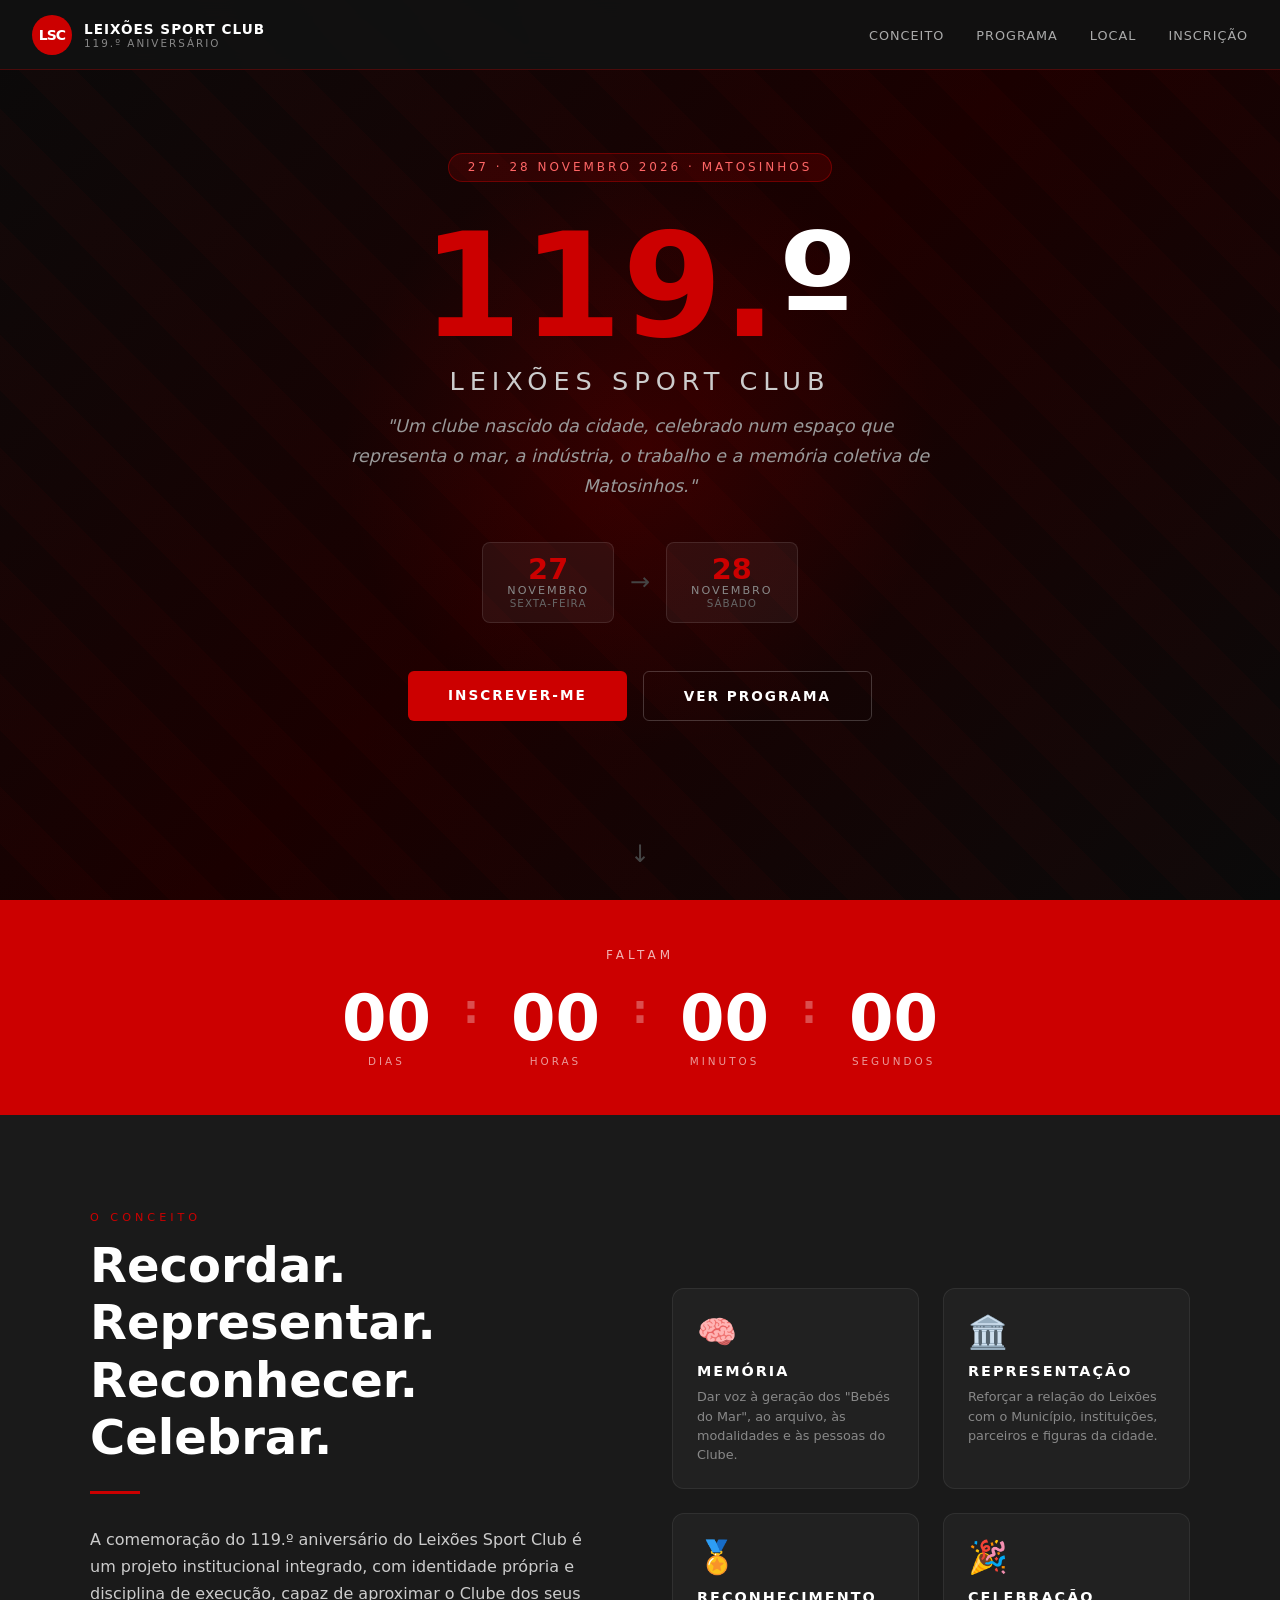
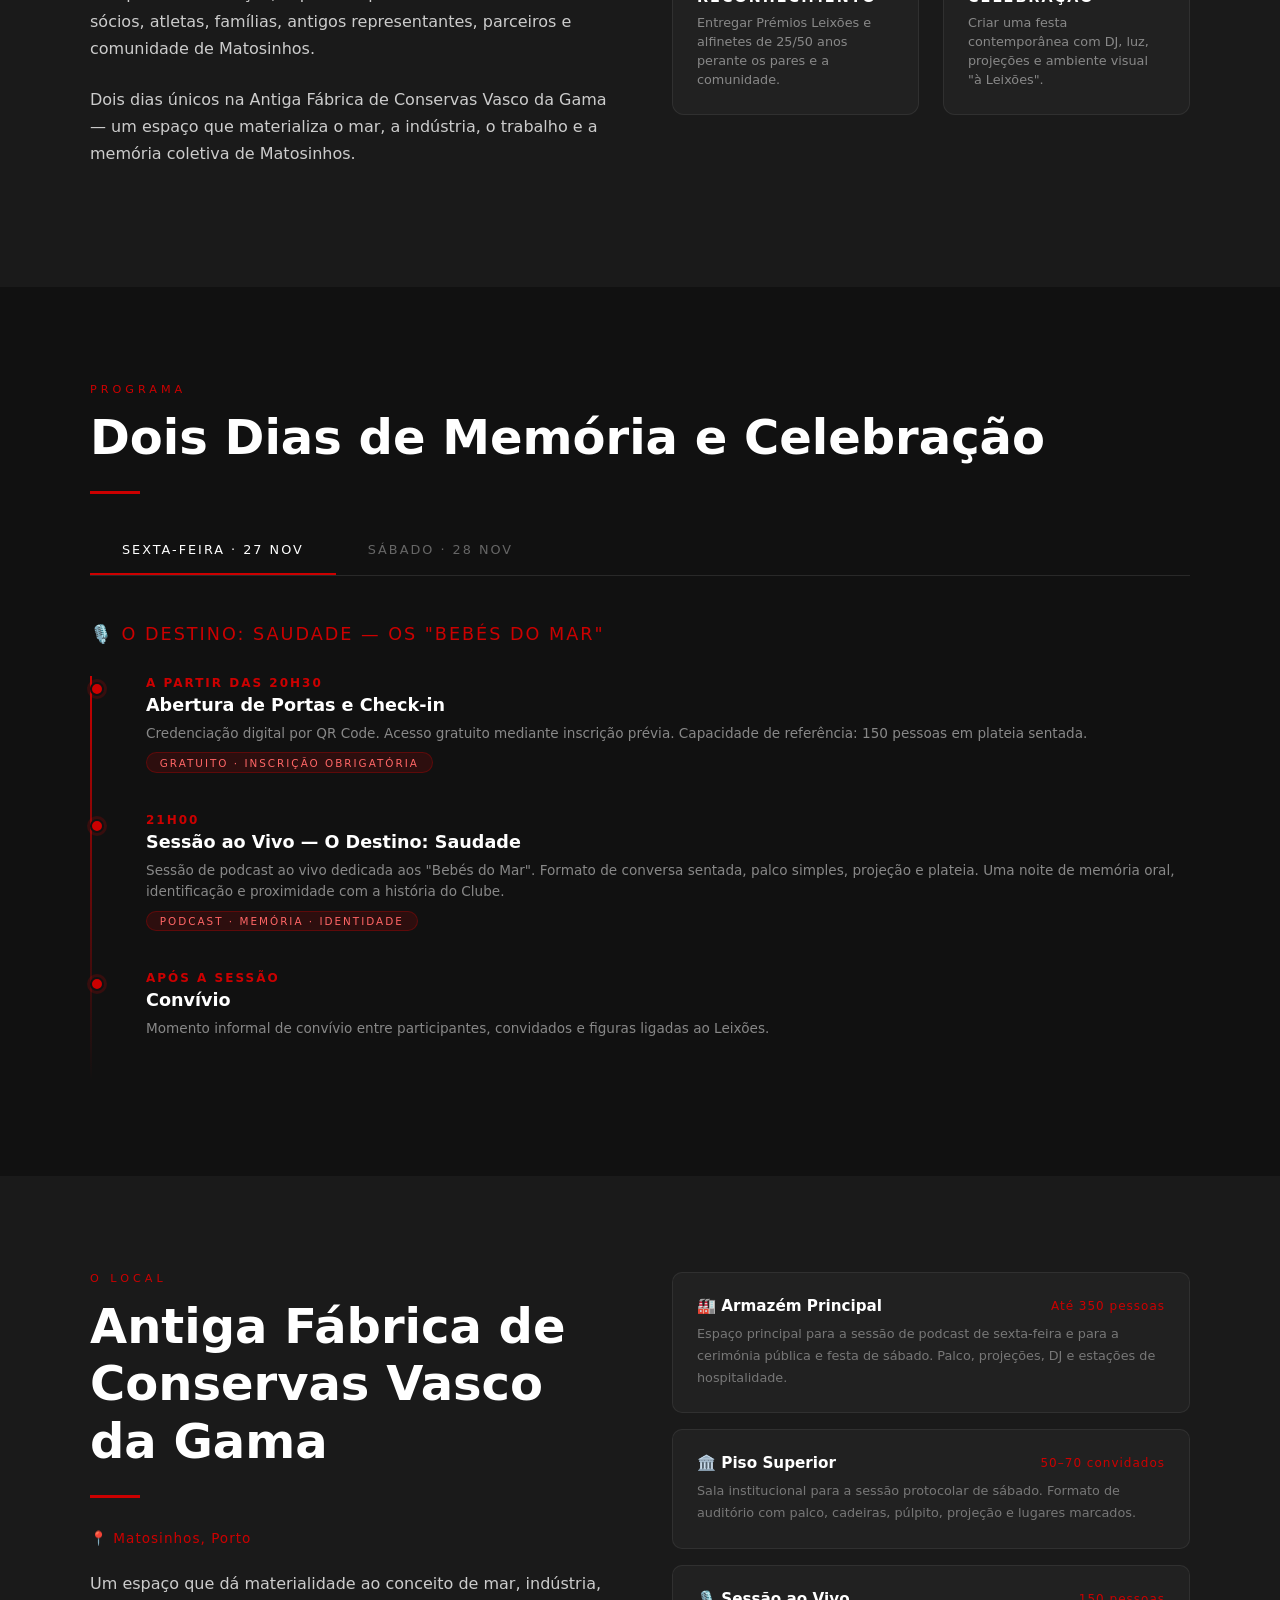
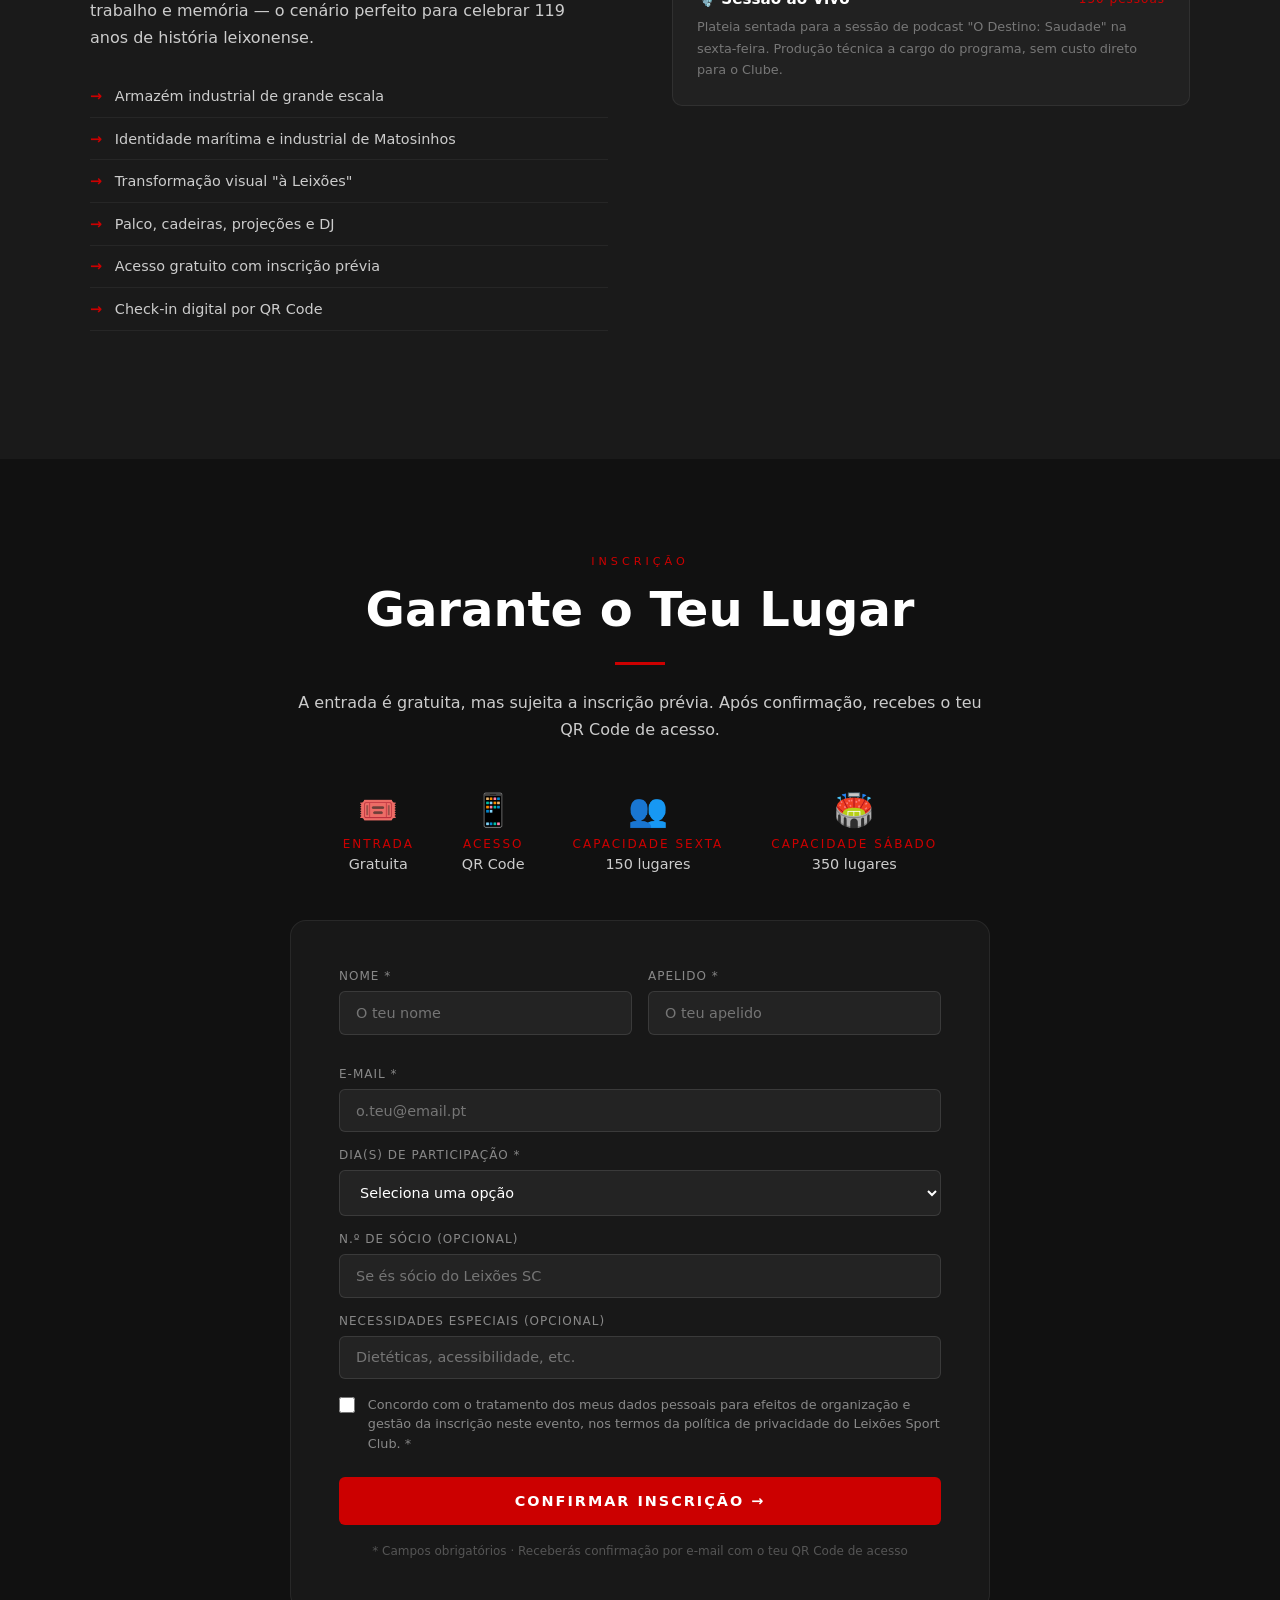
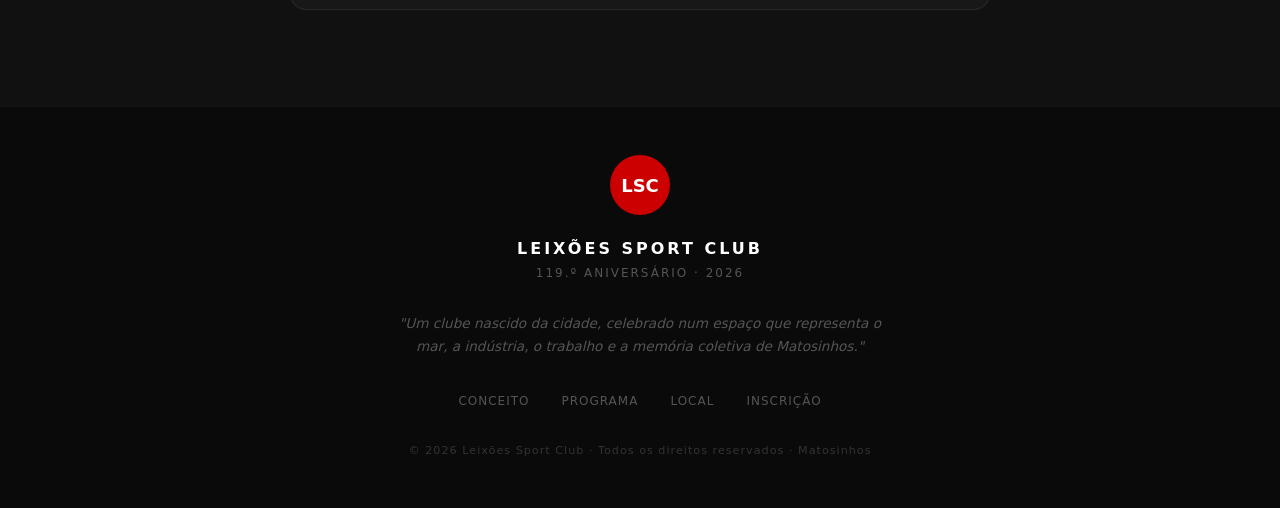
<file: index.html>
<!DOCTYPE html>
<html lang="pt">
<head>
    <meta charset="UTF-8">
    <meta name="viewport" content="width=device-width, initial-scale=1.0">
    <title>119.º Aniversário — Leixões Sport Club</title>
    <!-- ===================== SEO & META ===================== -->
    <meta name="description" content="Celebração do 119.º Aniversário do Leixões Sport Club. Dois dias de memória, representação, reconhecimento e celebração na Antiga Fábrica de Conservas Vasco da Gama, Matosinhos. 27 e 28 de novembro de 2026.">
    <meta name="robots" content="index, follow">
    <meta name="author" content="Leixões Sport Club">
    <meta name="keywords" content="Leixões Sport Club, 119 Aniversário, Bebés do Mar, O Destino Saudade, Matosinhos, Fábrica Vasco da Gama, Prémios Leixões">

    <!-- ===================== OPEN GRAPH ===================== -->
    <meta property="og:type" content="website">
    <meta property="og:site_name" content="Leixões Sport Club">
    <meta property="og:title" content="119.º Aniversário — Leixões Sport Club">
    <meta property="og:description" content="Dois dias de memória, representação, reconhecimento e celebração. 27 e 28 de novembro de 2026, Antiga Fábrica de Conservas Vasco da Gama, Matosinhos.">
    <meta property="og:image" content="https://raw.githubusercontent.com/diogotdi/aniversario-lsc/15ba53869642d920d6bd0765fe3420caaa00f85d/assets/images/aniversarios-lsc.png">
    <meta property="og:image:alt" content="119.º Aniversário do Leixões Sport Club">
    <meta property="og:image:width" content="1200">
    <meta property="og:image:height" content="630">
    <meta property="og:url" content="https://aniversario.leixoessc.com/">
    <meta property="og:locale" content="pt_PT">

    <!-- ===================== TWITTER / X CARD ===================== -->
    <meta name="twitter:card" content="summary_large_image">
    <meta name="twitter:site" content="@LeixoesSC">
    <meta name="twitter:title" content="119.º Aniversário — Leixões Sport Club">
    <meta name="twitter:description" content="Dois dias de memória, representação, reconhecimento e celebração. 27 e 28 de novembro de 2026, Antiga Fábrica de Conservas Vasco da Gama, Matosinhos.">
    <meta name="twitter:image" content="https://raw.githubusercontent.com/diogotdi/aniversario-lsc/15ba53869642d920d6bd0765fe3420caaa00f85d/assets/images/aniversarios-lsc.png">
    <meta name="twitter:image:alt" content="119.º Aniversário do Leixões Sport Club">

    <!-- ===================== ADDITIONAL ===================== -->
    <meta name="theme-color" content="#CC0000">
    <link rel="canonical" href="https://aniversario.leixoessc.com/">
    <style>
        /* ===================== RESET & BASE ===================== */
        * {
            margin: 0;
            padding: 0;
            box-sizing: border-box;
        }

        :root {
            --red: #CC0000;
            --white: #FFFFFF;
            --dark: #111111;
            --dark-gray: #1a1a1a;
            --mid-gray: #2a2a2a;
            --light-gray: #f5f5f5;
            --gold: #C9A84C;
            --text-muted: #888888;
        }

        html {
            scroll-behavior: smooth;
        }

        body {
            font-family: 'Segoe UI', system-ui, -apple-system, sans-serif;
            background-color: var(--dark);
            color: var(--white);
            overflow-x: hidden;
        }

        /* ===================== TYPOGRAPHY ===================== */
        h1, h2, h3, h4 {
            font-weight: 700;
            line-height: 1.2;
        }

        p {
            line-height: 1.7;
            color: #cccccc;
        }

        /* ===================== NAVBAR ===================== */
        nav {
            position: fixed;
            top: 0;
            left: 0;
            right: 0;
            z-index: 1000;
            background: rgba(17, 17, 17, 0.95);
            backdrop-filter: blur(10px);
            border-bottom: 1px solid rgba(204, 0, 0, 0.3);
            padding: 0 2rem;
            height: 70px;
            display: flex;
            align-items: center;
            justify-content: space-between;
        }

        .nav-brand {
            display: flex;
            align-items: center;
            gap: 12px;
        }

        .nav-crest {
            width: 40px;
            height: 40px;
            background: var(--red);
            border-radius: 50%;
            display: flex;
            align-items: center;
            justify-content: center;
            font-weight: 900;
            font-size: 14px;
            color: white;
            letter-spacing: -1px;
        }

        .nav-title {
            font-size: 0.85rem;
            font-weight: 600;
            color: var(--white);
            letter-spacing: 1px;
            text-transform: uppercase;
        }

        .nav-subtitle {
            font-size: 0.65rem;
            color: var(--text-muted);
            letter-spacing: 2px;
            text-transform: uppercase;
        }

        .nav-links {
            display: flex;
            gap: 2rem;
            list-style: none;
        }

        .nav-links a {
            color: #aaaaaa;
            text-decoration: none;
            font-size: 0.8rem;
            letter-spacing: 1px;
            text-transform: uppercase;
            transition: color 0.3s;
        }

        .nav-links a:hover {
            color: var(--red);
        }

        .hamburger {
            display: none;
            flex-direction: column;
            cursor: pointer;
            gap: 5px;
        }

        .hamburger span {
            width: 25px;
            height: 2px;
            background: white;
            transition: 0.3s;
        }

        /* ===================== HERO ===================== */
        .hero {
            min-height: 100vh;
            background: linear-gradient(135deg, #0a0a0a 0%, #1a0000 50%, #0a0a0a 100%);
            display: flex;
            align-items: center;
            justify-content: center;
            text-align: center;
            position: relative;
            overflow: hidden;
            padding-top: 70px;
        }

        .hero-bg-pattern {
            position: absolute;
            inset: 0;
            background-image: 
                repeating-linear-gradient(
                    45deg,
                    transparent,
                    transparent 40px,
                    rgba(204, 0, 0, 0.03) 40px,
                    rgba(204, 0, 0, 0.03) 80px
                );
        }

        .hero-glow {
            position: absolute;
            width: 600px;
            height: 600px;
            background: radial-gradient(circle, rgba(204,0,0,0.15) 0%, transparent 70%);
            top: 50%;
            left: 50%;
            transform: translate(-50%, -50%);
            pointer-events: none;
        }

        .hero-content {
            position: relative;
            z-index: 2;
            max-width: 900px;
            padding: 2rem;
        }

        .hero-badge {
            display: inline-block;
            background: rgba(204, 0, 0, 0.15);
            border: 1px solid rgba(204, 0, 0, 0.4);
            color: #ff6666;
            padding: 0.4rem 1.2rem;
            border-radius: 50px;
            font-size: 0.75rem;
            letter-spacing: 3px;
            text-transform: uppercase;
            margin-bottom: 2rem;
            animation: fadeInDown 0.8s ease forwards;
        }

        .hero-year {
            font-size: clamp(5rem, 15vw, 12rem);
            font-weight: 900;
            color: transparent;
            -webkit-text-stroke: 2px rgba(204, 0, 0, 0.3);
            position: absolute;
            top: 50%;
            left: 50%;
            transform: translate(-50%, -50%);
            pointer-events: none;
            white-space: nowrap;
            z-index: 1;
        }

        .hero-number {
            font-size: clamp(4rem, 12vw, 9rem);
            font-weight: 900;
            color: var(--white);
            line-height: 1;
            margin-bottom: 0.5rem;
            animation: fadeInUp 0.8s ease 0.2s forwards;
            opacity: 0;
        }

        .hero-number span {
            color: var(--red);
        }

        .hero-club {
            font-size: clamp(1rem, 3vw, 1.6rem);
            letter-spacing: 6px;
            text-transform: uppercase;
            color: #cccccc;
            margin-bottom: 1rem;
            animation: fadeInUp 0.8s ease 0.4s forwards;
            opacity: 0;
        }

        .hero-tagline {
            font-size: clamp(0.9rem, 2vw, 1.1rem);
            color: #999999;
            font-style: italic;
            max-width: 600px;
            margin: 0 auto 2.5rem;
            animation: fadeInUp 0.8s ease 0.6s forwards;
            opacity: 0;
        }

        .hero-date-box {
            display: inline-flex;
            gap: 1rem;
            margin-bottom: 3rem;
            animation: fadeInUp 0.8s ease 0.8s forwards;
            opacity: 0;
        }

        .date-pill {
            background: rgba(255,255,255,0.05);
            border: 1px solid rgba(255,255,255,0.1);
            padding: 0.8rem 1.5rem;
            border-radius: 8px;
            text-align: center;
        }

        .date-pill .day {
            font-size: 1.8rem;
            font-weight: 900;
            color: var(--red);
            line-height: 1;
        }

        .date-pill .month {
            font-size: 0.7rem;
            letter-spacing: 2px;
            text-transform: uppercase;
            color: #888;
        }

        .date-pill .weekday {
            font-size: 0.65rem;
            color: #666;
            text-transform: uppercase;
            letter-spacing: 1px;
        }

        .date-separator {
            display: flex;
            align-items: center;
            color: #444;
            font-size: 1.5rem;
        }

        .hero-cta {
            display: flex;
            gap: 1rem;
            justify-content: center;
            flex-wrap: wrap;
            animation: fadeInUp 0.8s ease 1s forwards;
            opacity: 0;
        }

        .btn-primary {
            background: var(--red);
            color: white;
            padding: 1rem 2.5rem;
            border: none;
            border-radius: 6px;
            font-size: 0.85rem;
            font-weight: 600;
            letter-spacing: 2px;
            text-transform: uppercase;
            cursor: pointer;
            text-decoration: none;
            display: inline-block;
            transition: all 0.3s;
        }

        .btn-primary:hover {
            background: #aa0000;
            transform: translateY(-2px);
            box-shadow: 0 10px 30px rgba(204,0,0,0.4);
        }

        .btn-secondary {
            background: transparent;
            color: white;
            padding: 1rem 2.5rem;
            border: 1px solid rgba(255,255,255,0.2);
            border-radius: 6px;
            font-size: 0.85rem;
            font-weight: 600;
            letter-spacing: 2px;
            text-transform: uppercase;
            cursor: pointer;
            text-decoration: none;
            display: inline-block;
            transition: all 0.3s;
        }

        .btn-secondary:hover {
            border-color: var(--red);
            color: var(--red);
            transform: translateY(-2px);
        }

        .scroll-indicator {
            position: absolute;
            bottom: 2rem;
            left: 50%;
            transform: translateX(-50%);
            animation: bounce 2s infinite;
            color: #444;
            font-size: 1.5rem;
        }

        /* ===================== COUNTDOWN ===================== */
        .countdown-section {
            background: var(--red);
            padding: 3rem 2rem;
            text-align: center;
        }

        .countdown-label {
            font-size: 0.75rem;
            letter-spacing: 4px;
            text-transform: uppercase;
            margin-bottom: 1.5rem;
            color: rgba(255,255,255,0.7);
        }

        .countdown-grid {
            display: flex;
            justify-content: center;
            gap: 2rem;
            flex-wrap: wrap;
        }

        .countdown-item {
            text-align: center;
        }

        .countdown-number {
            font-size: clamp(2.5rem, 6vw, 4rem);
            font-weight: 900;
            line-height: 1;
            color: white;
        }

        .countdown-unit {
            font-size: 0.65rem;
            letter-spacing: 3px;
            text-transform: uppercase;
            color: rgba(255,255,255,0.6);
            margin-top: 0.3rem;
        }

        .countdown-divider {
            font-size: 2.5rem;
            font-weight: 900;
            color: rgba(255,255,255,0.3);
            line-height: 1;
            padding-top: 0.2rem;
        }

        /* ===================== SECTIONS ===================== */
        section {
            padding: 6rem 2rem;
        }

        .container {
            max-width: 1100px;
            margin: 0 auto;
        }

        .section-label {
            font-size: 0.7rem;
            letter-spacing: 4px;
            text-transform: uppercase;
            color: var(--red);
            margin-bottom: 0.8rem;
        }

        .section-title {
            font-size: clamp(1.8rem, 4vw, 3rem);
            margin-bottom: 1.5rem;
            color: var(--white);
        }

        .section-divider {
            width: 50px;
            height: 3px;
            background: var(--red);
            margin-bottom: 2rem;
        }

        /* ===================== CONCEPT ===================== */
        .concept-section {
            background: var(--dark-gray);
        }

        .concept-grid {
            display: grid;
            grid-template-columns: 1fr 1fr;
            gap: 4rem;
            align-items: center;
        }

        .concept-text p {
            margin-bottom: 1.5rem;
        }

        .concept-pillars {
            display: grid;
            grid-template-columns: 1fr 1fr;
            gap: 1.5rem;
        }

        .pillar-card {
            background: rgba(255,255,255,0.03);
            border: 1px solid rgba(255,255,255,0.07);
            border-radius: 12px;
            padding: 1.5rem;
            transition: all 0.3s;
        }

        .pillar-card:hover {
            border-color: rgba(204,0,0,0.4);
            background: rgba(204,0,0,0.05);
            transform: translateY(-4px);
        }

        .pillar-icon {
            font-size: 2rem;
            margin-bottom: 0.8rem;
        }

        .pillar-title {
            font-size: 0.9rem;
            font-weight: 700;
            letter-spacing: 2px;
            text-transform: uppercase;
            color: var(--white);
            margin-bottom: 0.5rem;
        }

        .pillar-desc {
            font-size: 0.8rem;
            color: #888;
            line-height: 1.5;
        }

        /* ===================== PROGRAM ===================== */
        .program-section {
            background: var(--dark);
        }

        .program-tabs {
            display: flex;
            gap: 0;
            margin-bottom: 3rem;
            border-bottom: 1px solid rgba(255,255,255,0.1);
        }

        .program-tab {
            padding: 1rem 2rem;
            cursor: pointer;
            font-size: 0.8rem;
            letter-spacing: 2px;
            text-transform: uppercase;
            color: #666;
            border-bottom: 2px solid transparent;
            transition: all 0.3s;
            background: none;
            border-top: none;
            border-left: none;
            border-right: none;
            color: #666;
            font-family: inherit;
        }

        .program-tab.active {
            color: var(--white);
            border-bottom-color: var(--red);
        }

        .program-tab:hover {
            color: #ccc;
        }

        .program-content {
            display: none;
        }

        .program-content.active {
            display: block;
            animation: fadeIn 0.5s ease;
        }

        .program-day-title {
            font-size: 1.1rem;
            color: var(--red);
            letter-spacing: 2px;
            text-transform: uppercase;
            margin-bottom: 2rem;
        }

        .timeline {
            position: relative;
            padding-left: 2rem;
        }

        .timeline::before {
            content: '';
            position: absolute;
            left: 0;
            top: 0;
            bottom: 0;
            width: 2px;
            background: linear-gradient(to bottom, var(--red), transparent);
        }

        .timeline-item {
            position: relative;
            padding-bottom: 2.5rem;
            padding-left: 1.5rem;
        }

        .timeline-item::before {
            content: '';
            position: absolute;
            left: -2rem;
            top: 6px;
            width: 10px;
            height: 10px;
            border-radius: 50%;
            background: var(--red);
            border: 2px solid var(--dark);
            box-shadow: 0 0 0 3px rgba(204,0,0,0.2);
        }

        .timeline-time {
            font-size: 0.75rem;
            color: var(--red);
            letter-spacing: 2px;
            font-weight: 600;
            margin-bottom: 0.3rem;
        }

        .timeline-title {
            font-size: 1.1rem;
            font-weight: 700;
            color: var(--white);
            margin-bottom: 0.5rem;
        }

        .timeline-desc {
            font-size: 0.85rem;
            color: #888;
            line-height: 1.6;
        }

        .timeline-badge {
            display: inline-block;
            background: rgba(204,0,0,0.15);
            border: 1px solid rgba(204,0,0,0.3);
            color: #ff6666;
            padding: 0.2rem 0.8rem;
            border-radius: 50px;
            font-size: 0.65rem;
            letter-spacing: 2px;
            text-transform: uppercase;
            margin-top: 0.5rem;
        }

        /* ===================== VENUE ===================== */
        .venue-section {
            background: var(--dark-gray);
        }

        .venue-grid {
            display: grid;
            grid-template-columns: 1fr 1fr;
            gap: 4rem;
            align-items: start;
        }

        .venue-info h3 {
            font-size: 1.5rem;
            color: var(--white);
            margin-bottom: 0.5rem;
        }

        .venue-address {
            color: var(--red);
            font-size: 0.85rem;
            letter-spacing: 1px;
            margin-bottom: 1.5rem;
        }

        .venue-features {
            list-style: none;
            margin-bottom: 2rem;
        }

        .venue-features li {
            padding: 0.8rem 0;
            border-bottom: 1px solid rgba(255,255,255,0.05);
            font-size: 0.9rem;
            color: #ccc;
            display: flex;
            align-items: center;
            gap: 0.8rem;
        }

        .venue-features li::before {
            content: '→';
            color: var(--red);
            font-weight: 700;
        }

        .venue-spaces {
            display: flex;
            flex-direction: column;
            gap: 1rem;
        }

        .space-card {
            background: rgba(255,255,255,0.03);
            border: 1px solid rgba(255,255,255,0.07);
            border-radius: 10px;
            padding: 1.5rem;
            transition: all 0.3s;
        }

        .space-card:hover {
            border-color: rgba(204,0,0,0.3);
        }

        .space-card-header {
            display: flex;
            justify-content: space-between;
            align-items: center;
            margin-bottom: 0.5rem;
        }

        .space-name {
            font-weight: 700;
            color: var(--white);
            font-size: 0.95rem;
        }

        .space-capacity {
            font-size: 0.75rem;
            color: var(--red);
            letter-spacing: 1px;
        }

        .space-desc {
            font-size: 0.8rem;
            color: #777;
        }

        /* ===================== REGISTRATION ===================== */
        .registration-section {
            background: var(--dark);
            text-align: center;
        }

        .reg-container {
            max-width: 700px;
            margin: 0 auto;
        }

        .reg-info {
            display: flex;
            justify-content: center;
            gap: 3rem;
            margin: 3rem 0;
            flex-wrap: wrap;
        }

        .reg-info-item {
            text-align: center;
        }

        .reg-info-icon {
            font-size: 2rem;
            margin-bottom: 0.5rem;
        }

        .reg-info-title {
            font-size: 0.75rem;
            letter-spacing: 2px;
            text-transform: uppercase;
            color: var(--red);
            margin-bottom: 0.3rem;
        }

        .reg-info-value {
            font-size: 0.9rem;
            color: #ccc;
        }

        .reg-form {
            background: rgba(255,255,255,0.03);
            border: 1px solid rgba(255,255,255,0.07);
            border-radius: 16px;
            padding: 3rem;
            text-align: left;
        }

        .form-row {
            display: grid;
            grid-template-columns: 1fr 1fr;
            gap: 1rem;
            margin-bottom: 1rem;
        }

        .form-group {
            display: flex;
            flex-direction: column;
            gap: 0.5rem;
            margin-bottom: 1rem;
        }

        .form-group label {
            font-size: 0.75rem;
            letter-spacing: 1px;
            text-transform: uppercase;
            color: #888;
        }

        .form-group input,
        .form-group select {
            background: rgba(255,255,255,0.05);
            border: 1px solid rgba(255,255,255,0.1);
            border-radius: 6px;
            padding: 0.8rem 1rem;
            color: white;
            font-size: 0.9rem;
            font-family: inherit;
            transition: border-color 0.3s;
            width: 100%;
        }

        .form-group input:focus,
        .form-group select:focus {
            outline: none;
            border-color: var(--red);
        }

        .form-group select option {
            background: #1a1a1a;
        }

        .form-check {
            display: flex;
            align-items: flex-start;
            gap: 0.8rem;
            margin-bottom: 1.5rem;
        }

        .form-check input[type="checkbox"] {
            width: 16px;
            height: 16px;
            margin-top: 2px;
            accent-color: var(--red);
            flex-shrink: 0;
        }

        .form-check label {
            font-size: 0.8rem;
            color: #888;
            line-height: 1.5;
        }

        .form-submit {
            width: 100%;
            padding: 1rem;
            background: var(--red);
            color: white;
            border: none;
            border-radius: 6px;
            font-size: 0.9rem;
            font-weight: 700;
            letter-spacing: 2px;
            text-transform: uppercase;
            cursor: pointer;
            transition: all 0.3s;
            font-family: inherit;
        }

        .form-submit:hover {
            background: #aa0000;
            transform: translateY(-2px);
            box-shadow: 0 10px 30px rgba(204,0,0,0.3);
        }

        .form-note {
            text-align: center;
            font-size: 0.75rem;
            color: #555;
            margin-top: 1rem;
        }

        /* ===================== SUCCESS MESSAGE ===================== */
        .success-message {
            display: none;
            text-align: center;
            padding: 3rem;
            animation: fadeIn 0.5s ease;
        }

        .success-icon {
            font-size: 4rem;
            margin-bottom: 1rem;
        }

        .success-title {
            font-size: 1.5rem;
            font-weight: 700;
            color: white;
            margin-bottom: 1rem;
        }

        .success-text {
            color: #888;
            margin-bottom: 2rem;
        }

        .qr-placeholder {
            width: 150px;
            height: 150px;
            background: white;
            border-radius: 10px;
            margin: 1.5rem auto;
            display: flex;
            align-items: center;
            justify-content: center;
            font-size: 0.7rem;
            color: #333;
            letter-spacing: 1px;
        }

        /* ===================== FOOTER ===================== */
        footer {
            background: #0a0a0a;
            border-top: 1px solid rgba(255,255,255,0.05);
            padding: 3rem 2rem;
            text-align: center;
        }

        .footer-crest {
            width: 60px;
            height: 60px;
            background: var(--red);
            border-radius: 50%;
            display: flex;
            align-items: center;
            justify-content: center;
            font-weight: 900;
            font-size: 18px;
            color: white;
            margin: 0 auto 1.5rem;
        }

        .footer-title {
            font-size: 1rem;
            font-weight: 700;
            letter-spacing: 3px;
            text-transform: uppercase;
            margin-bottom: 0.5rem;
        }

        .footer-subtitle {
            font-size: 0.75rem;
            color: #555;
            letter-spacing: 2px;
            text-transform: uppercase;
            margin-bottom: 2rem;
        }

        .footer-mantra {
            font-style: italic;
            color: #555;
            font-size: 0.85rem;
            max-width: 500px;
            margin: 0 auto 2rem;
        }

        .footer-links {
            display: flex;
            justify-content: center;
            gap: 2rem;
            list-style: none;
            margin-bottom: 2rem;
            flex-wrap: wrap;
        }

        .footer-links a {
            color: #555;
            text-decoration: none;
            font-size: 0.75rem;
            letter-spacing: 1px;
            text-transform: uppercase;
            transition: color 0.3s;
        }

        .footer-links a:hover {
            color: var(--red);
        }

        .footer-copy {
            font-size: 0.7rem;
            color: #333;
            letter-spacing: 1px;
        }

        /* ===================== ANIMATIONS ===================== */
        @keyframes fadeInUp {
            from {
                opacity: 0;
                transform: translateY(30px);
            }
            to {
                opacity: 1;
                transform: translateY(0);
            }
        }

        @keyframes fadeInDown {
            from {
                opacity: 0;
                transform: translateY(-20px);
            }
            to {
                opacity: 1;
                transform: translateY(0);
            }
        }

        @keyframes fadeIn {
            from { opacity: 0; }
            to { opacity: 1; }
        }

        @keyframes bounce {
            0%, 100% { transform: translateX(-50%) translateY(0); }
            50% { transform: translateX(-50%) translateY(10px); }
        }

        .reveal {
            opacity: 0;
            transform: translateY(30px);
            transition: opacity 0.7s ease, transform 0.7s ease;
        }

        .reveal.visible {
            opacity: 1;
            transform: translateY(0);
        }

        /* ===================== RESPONSIVE ===================== */
        @media (max-width: 768px) {
            .nav-links {
                display: none;
                position: absolute;
                top: 70px;
                left: 0;
                right: 0;
                background: rgba(17,17,17,0.98);
                flex-direction: column;
                padding: 1.5rem;
                gap: 1rem;
                border-bottom: 1px solid rgba(204,0,0,0.2);
            }

            .nav-links.open {
                display: flex;
            }

            .hamburger {
                display: flex;
            }

            .concept-grid,
            .venue-grid {
                grid-template-columns: 1fr;
                gap: 2rem;
            }

            .form-row {
                grid-template-columns: 1fr;
            }

            .hero-date-box {
                flex-direction: column;
                align-items: center;
            }

            .date-separator {
                transform: rotate(90deg);
            }

            .concept-pillars {
                grid-template-columns: 1fr;
            }

            .countdown-grid {
                gap: 1rem;
            }

            .reg-form {
                padding: 1.5rem;
            }

            section {
                padding: 4rem 1.5rem;
            }
        }
    </style>
</head>
<body>

    <!-- NAVBAR -->
    <nav>
        <div class="nav-brand">
            <div class="nav-crest">LSC</div>
            <div>
                <div class="nav-title">Leixões Sport Club</div>
                <div class="nav-subtitle">119.º Aniversário</div>
            </div>
        </div>
        <ul class="nav-links" id="navLinks">
            <li><a href="#conceito">Conceito</a></li>
            <li><a href="#programa">Programa</a></li>
            <li><a href="#local">Local</a></li>
            <li><a href="#inscricao">Inscrição</a></li>
        </ul>
        <div class="hamburger" id="hamburger" onclick="toggleMenu()">
            <span></span>
            <span></span>
            <span></span>
        </div>
    </nav>

    <!-- HERO -->
    <section class="hero">
        <div class="hero-bg-pattern"></div>
        <div class="hero-glow"></div>
        <div class="hero-content">
            <div class="hero-badge">27 · 28 Novembro 2026 · Matosinhos</div>
            <div class="hero-number"><span>119.</span>º</div>
            <div class="hero-club">Leixões Sport Club</div>
            <p class="hero-tagline">"Um clube nascido da cidade, celebrado num espaço que representa o mar, a indústria, o trabalho e a memória coletiva de Matosinhos."</p>
            <div class="hero-date-box">
                <div class="date-pill">
                    <div class="day">27</div>
                    <div class="month">Novembro</div>
                    <div class="weekday">Sexta-feira</div>
                </div>
                <div class="date-separator">→</div>
                <div class="date-pill">
                    <div class="day">28</div>
                    <div class="month">Novembro</div>
                    <div class="weekday">Sábado</div>
                </div>
            </div>
            <div class="hero-cta">
                <a href="#inscricao" class="btn-primary">Inscrever-me</a>
                <a href="#programa" class="btn-secondary">Ver Programa</a>
            </div>
        </div>
        <div class="scroll-indicator">↓</div>
    </section>

    <!-- COUNTDOWN -->
    <div class="countdown-section">
        <div class="countdown-label">Faltam</div>
        <div class="countdown-grid">
            <div class="countdown-item">
                <div class="countdown-number" id="days">--</div>
                <div class="countdown-unit">Dias</div>
            </div>
            <div class="countdown-divider">:</div>
            <div class="countdown-item">
                <div class="countdown-number" id="hours">--</div>
                <div class="countdown-unit">Horas</div>
            </div>
            <div class="countdown-divider">:</div>
            <div class="countdown-item">
                <div class="countdown-number" id="minutes">--</div>
                <div class="countdown-unit">Minutos</div>
            </div>
            <div class="countdown-divider">:</div>
            <div class="countdown-item">
                <div class="countdown-number" id="seconds">--</div>
                <div class="countdown-unit">Segundos</div>
            </div>
        </div>
    </div>

    <!-- CONCEPT -->
    <section class="concept-section" id="conceito">
        <div class="container">
            <div class="concept-grid">
                <div class="concept-text reveal">
                    <div class="section-label">O Conceito</div>
                    <h2 class="section-title">Recordar. Representar. Reconhecer. Celebrar.</h2>
                    <div class="section-divider"></div>
                    <p>A comemoração do 119.º aniversário do Leixões Sport Club é um projeto institucional integrado, com identidade própria e disciplina de execução, capaz de aproximar o Clube dos seus sócios, atletas, famílias, antigos representantes, parceiros e comunidade de Matosinhos.</p>
                    <p>Dois dias únicos na Antiga Fábrica de Conservas Vasco da Gama — um espaço que materializa o mar, a indústria, o trabalho e a memória coletiva de Matosinhos.</p>
                </div>
                <div class="concept-pillars reveal">
                    <div class="pillar-card">
                        <div class="pillar-icon">🧠</div>
                        <div class="pillar-title">Memória</div>
                        <p class="pillar-desc">Dar voz à geração dos "Bebés do Mar", ao arquivo, às modalidades e às pessoas do Clube.</p>
                    </div>
                    <div class="pillar-card">
                        <div class="pillar-icon">🏛️</div>
                        <div class="pillar-title">Representação</div>
                        <p class="pillar-desc">Reforçar a relação do Leixões com o Município, instituições, parceiros e figuras da cidade.</p>
                    </div>
                    <div class="pillar-card">
                        <div class="pillar-icon">🏅</div>
                        <div class="pillar-title">Reconhecimento</div>
                        <p class="pillar-desc">Entregar Prémios Leixões e alfinetes de 25/50 anos perante os pares e a comunidade.</p>
                    </div>
                    <div class="pillar-card">
                        <div class="pillar-icon">🎉</div>
                        <div class="pillar-title">Celebração</div>
                        <p class="pillar-desc">Criar uma festa contemporânea com DJ, luz, projeções e ambiente visual "à Leixões".</p>
                    </div>
                </div>
            </div>
        </div>
    </section>

    <!-- PROGRAM -->
    <section class="program-section" id="programa">
        <div class="container">
            <div class="reveal">
                <div class="section-label">Programa</div>
                <h2 class="section-title">Dois Dias de Memória e Celebração</h2>
                <div class="section-divider"></div>
            </div>
            <div class="program-tabs">
                <button class="program-tab active" onclick="switchTab('friday', this)">Sexta-feira · 27 Nov</button>
                <button class="program-tab" onclick="switchTab('saturday', this)">Sábado · 28 Nov</button>
            </div>

            <!-- FRIDAY -->
            <div class="program-content active" id="friday">
                <div class="program-day-title">🎙️ O Destino: Saudade — Os "Bebés do Mar"</div>
                <div class="timeline">
                    <div class="timeline-item">
                        <div class="timeline-time">A PARTIR DAS 20H30</div>
                        <div class="timeline-title">Abertura de Portas e Check-in</div>
                        <p class="timeline-desc">Credenciação digital por QR Code. Acesso gratuito mediante inscrição prévia. Capacidade de referência: 150 pessoas em plateia sentada.</p>
                        <span class="timeline-badge">Gratuito · Inscrição Obrigatória</span>
                    </div>
                    <div class="timeline-item">
                        <div class="timeline-time">21H00</div>
                        <div class="timeline-title">Sessão ao Vivo — O Destino: Saudade</div>
                        <p class="timeline-desc">Sessão de podcast ao vivo dedicada aos "Bebés do Mar". Formato de conversa sentada, palco simples, projeção e plateia. Uma noite de memória oral, identificação e proximidade com a história do Clube.</p>
                        <span class="timeline-badge">Podcast · Memória · Identidade</span>
                    </div>
                    <div class="timeline-item">
                        <div class="timeline-time">APÓS A SESSÃO</div>
                        <div class="timeline-title">Convívio</div>
                        <p class="timeline-desc">Momento informal de convívio entre participantes, convidados e figuras ligadas ao Leixões.</p>
                    </div>
                </div>
            </div>

            <!-- SATURDAY -->
            <div class="program-content" id="saturday">
                <div class="program-day-title">🏛️ Sessão Institucional · Prémios · Celebração</div>
                <div class="timeline">
                    <div class="timeline-item">
                        <div class="timeline-time">17H30 – 18H00</div>
                        <div class="timeline-title">Receção Protocolar</div>
                        <p class="timeline-desc">Check-in nominal, credenciais, acompanhamento e lugares marcados para convidados institucionais.</p>
                        <span class="timeline-badge">Institucional · Protocolo</span>
                    </div>
                    <div class="timeline-item">
                        <div class="timeline-time">18H00 – 19H10</div>
                        <div class="timeline-title">Sessão Institucional</div>
                        <p class="timeline-desc">Abertura, intervenções breves, memória e mensagem do Presidente. Formato de auditório com primeira fila protocolar e lugares marcados. Capacidade: 50–70 convidados.</p>
                        <span class="timeline-badge">Convidados · Protocolo</span>
                    </div>
                    <div class="timeline-item">
                        <div class="timeline-time">19H10 – 20H20</div>
                        <div class="timeline-title">Receção Volante</div>
                        <p class="timeline-desc">Comida de qualidade, vinhos e relacionamento institucional entre os convidados.</p>
                        <span class="timeline-badge">Institucional · Catering</span>
                    </div>
                    <div class="timeline-item">
                        <div class="timeline-time">20H20 – 20H50</div>
                        <div class="timeline-title">Transição</div>
                        <p class="timeline-desc">Encerramento das credenciais protocolares, adaptação do espaço e abertura do check-in público.</p>
                    </div>
                    <div class="timeline-item">
                        <div class="timeline-time">21H00 – 22H00</div>
                        <div class="timeline-title">Reconhecimento Público</div>
                        <p class="timeline-desc">Entrega dos Prémios Leixões, alfinetes de 25 e 50 anos de associado, homenagens às modalidades e figuras do Clube. Capacidade pública: até 350 pessoas.</p>
                        <span class="timeline-badge">Prémios · Homenagens · Alfinetes</span>
                    </div>
                    <div class="timeline-item">
                        <div class="timeline-time">22H00 – 22H10</div>
                        <div class="timeline-title">Parabéns ao Clube</div>
                        <p class="timeline-desc">Corte do bolo de aniversário, imagem coletiva e passagem para a festa.</p>
                        <span class="timeline-badge">119 Anos</span>
                    </div>
                    <div class="timeline-item">
                        <div class="timeline-time">22H10 EM DIANTE</div>
                        <div class="timeline-title">Celebração — DJ & Festa</div>
                        <p class="timeline-desc">DJ, projeções nostálgicas, comes, finos, águas e convívio intergeracional. Uma festa contemporânea com ambiente visual "à Leixões".</p>
                        <span class="timeline-badge">Público · Gratuito · Inscrição</span>
                    </div>
                </div>
            </div>
        </div>
    </section>

    <!-- VENUE -->
    <section class="venue-section" id="local">
        <div class="container">
            <div class="venue-grid">
                <div class="venue-info reveal">
                    <div class="section-label">O Local</div>
                    <h2 class="section-title">Antiga Fábrica de Conservas Vasco da Gama</h2>
                    <div class="section-divider"></div>
                    <div class="venue-address">📍 Matosinhos, Porto</div>
                    <p style="margin-bottom: 1.5rem;">Um espaço que dá materialidade ao conceito de mar, indústria, trabalho e memória — o cenário perfeito para celebrar 119 anos de história leixonense.</p>
                    <ul class="venue-features">
                        <li>Armazém industrial de grande escala</li>
                        <li>Identidade marítima e industrial de Matosinhos</li>
                        <li>Transformação visual "à Leixões"</li>
                        <li>Palco, cadeiras, projeções e DJ</li>
                        <li>Acesso gratuito com inscrição prévia</li>
                        <li>Check-in digital por QR Code</li>
                    </ul>
                </div>
                <div class="venue-spaces reveal">
                    <div class="space-card">
                        <div class="space-card-header">
                            <div class="space-name">🏭 Armazém Principal</div>
                            <div class="space-capacity">Até 350 pessoas</div>
                        </div>
                        <p class="space-desc">Espaço principal para a sessão de podcast de sexta-feira e para a cerimónia pública e festa de sábado. Palco, projeções, DJ e estações de hospitalidade.</p>
                    </div>
                    <div class="space-card">
                        <div class="space-card-header">
                            <div class="space-name">🏛️ Piso Superior</div>
                            <div class="space-capacity">50–70 convidados</div>
                        </div>
                        <p class="space-desc">Sala institucional para a sessão protocolar de sábado. Formato de auditório com palco, cadeiras, púlpito, projeção e lugares marcados.</p>
                    </div>
                    <div class="space-card">
                        <div class="space-card-header">
                            <div class="space-name">🎙️ Sessão ao Vivo</div>
                            <div class="space-capacity">150 pessoas</div>
                        </div>
                        <p class="space-desc">Plateia sentada para a sessão de podcast "O Destino: Saudade" na sexta-feira. Produção técnica a cargo do programa, sem custo direto para o Clube.</p>
                    </div>
                </div>
            </div>
        </div>
    </section>

    <!-- REGISTRATION -->
    <section class="registration-section" id="inscricao">
        <div class="reg-container">
            <div class="reveal">
                <div class="section-label">Inscrição</div>
                <h2 class="section-title">Garante o Teu Lugar</h2>
                <div class="section-divider" style="margin: 0 auto 1.5rem;"></div>
                <p>A entrada é gratuita, mas sujeita a inscrição prévia. Após confirmação, recebes o teu QR Code de acesso.</p>
            </div>

            <div class="reg-info reveal">
                <div class="reg-info-item">
                    <div class="reg-info-icon">🎟️</div>
                    <div class="reg-info-title">Entrada</div>
                    <div class="reg-info-value">Gratuita</div>
                </div>
                <div class="reg-info-item">
                    <div class="reg-info-icon">📱</div>
                    <div class="reg-info-title">Acesso</div>
                    <div class="reg-info-value">QR Code</div>
                </div>
                <div class="reg-info-item">
                    <div class="reg-info-icon">👥</div>
                    <div class="reg-info-title">Capacidade Sexta</div>
                    <div class="reg-info-value">150 lugares</div>
                </div>
                <div class="reg-info-item">
                    <div class="reg-info-icon">🏟️</div>
                    <div class="reg-info-title">Capacidade Sábado</div>
                    <div class="reg-info-value">350 lugares</div>
                </div>
            </div>

            <div class="reg-form reveal" id="regForm">
                <form onsubmit="handleSubmit(event)">
                    <div class="form-row">
                        <div class="form-group">
                            <label>Nome *</label>
                            <input type="text" placeholder="O teu nome" required>
                        </div>
                        <div class="form-group">
                            <label>Apelido *</label>
                            <input type="text" placeholder="O teu apelido" required>
                        </div>
                    </div>
                    <div class="form-group">
                        <label>E-mail *</label>
                        <input type="email" placeholder="o.teu@email.pt" required>
                    </div>
                    <div class="form-group">
                        <label>Dia(s) de Participação *</label>
                        <select required>
                            <option value="">Seleciona uma opção</option>
                            <option>Sexta-feira, 27 Nov — O Destino: Saudade</option>
                            <option>Sábado, 28 Nov — Cerimónia e Celebração</option>
                            <option>Ambos os dias</option>
                        </select>
                    </div>
                    <div class="form-group">
                        <label>N.º de Sócio (opcional)</label>
                        <input type="text" placeholder="Se és sócio do Leixões SC">
                    </div>
                    <div class="form-group">
                        <label>Necessidades Especiais (opcional)</label>
                        <input type="text" placeholder="Dietéticas, acessibilidade, etc.">
                    </div>
                    <div class="form-check">
                        <input type="checkbox" id="terms" required>
                        <label for="terms">Concordo com o tratamento dos meus dados pessoais para efeitos de organização e gestão da inscrição neste evento, nos termos da política de privacidade do Leixões Sport Club. *</label>
                    </div>
                    <button type="submit" class="form-submit">Confirmar Inscrição →</button>
                    <p class="form-note">* Campos obrigatórios · Receberás confirmação por e-mail com o teu QR Code de acesso</p>
                </form>
            </div>

            <div class="success-message" id="successMsg">
                <div class="success-icon">✅</div>
                <div class="success-title">Inscrição Confirmada!</div>
                <p class="success-text">Obrigado pela tua inscrição. Receberás em breve um e-mail de confirmação com o teu QR Code de acesso ao evento.</p>
                <div class="qr-placeholder">QR CODE<br>A GERAR</div>
                <p style="font-size: 0.75rem; color: #555;">Guarda este código — será necessário no check-in</p>
            </div>
        </div>
    </section>

    <!-- FOOTER -->
    <footer>
        <div class="footer-crest">LSC</div>
        <div class="footer-title">Leixões Sport Club</div>
        <div class="footer-subtitle">119.º Aniversário · 2026</div>
        <p class="footer-mantra">"Um clube nascido da cidade, celebrado num espaço que representa o mar, a indústria, o trabalho e a memória coletiva de Matosinhos."</p>
        <ul class="footer-links">
            <li><a href="#conceito">Conceito</a></li>
            <li><a href="#programa">Programa</a></li>
            <li><a href="#local">Local</a></li>
            <li><a href="#inscricao">Inscrição</a></li>
        </ul>
        <p class="footer-copy">© 2026 Leixões Sport Club · Todos os direitos reservados · Matosinhos</p>
    </footer>

    <script>
        // ===================== COUNTDOWN =====================
        function updateCountdown() {
            const eventDate = new Date('2026-11-27T21:00:00');
            const now = new Date();
            const diff = eventDate - now;

            if (diff <= 0) {
                document.getElementById('days').textContent = '00';
                document.getElementById('hours').textContent = '00';
                document.getElementById('minutes').textContent = '00';
                document.getElementById('seconds').textContent = '00';
                return;
            }

            const days = Math.floor(diff / (1000 * 60 * 60 * 24));
            const hours = Math.floor((diff % (1000 * 60 * 60 * 24)) / (1000 * 60 * 60));
            const minutes = Math.floor((diff % (1000 * 60 * 60)) / (1000 * 60));
            const seconds = Math.floor((diff % (1000 * 60)) / 1000);

            document.getElementById('days').textContent = String(days).padStart(2, '0');
            document.getElementById('hours').textContent = String(hours).padStart(2, '0');
            document.getElementById('minutes').textContent = String(minutes).padStart(2, '0');
            document.getElementById('seconds').textContent = String(seconds).padStart(2, '0');
        }

        setInterval(updateCountdown, 1000);
        updateCountdown();

        // ===================== TABS =====================
        function switchTab(day, btn) {
            document.querySelectorAll('.program-content').forEach(c => c.classList.remove('active'));
            document.querySelectorAll('.program-tab').forEach(t => t.classList.remove('active'));
            document.getElementById(day).classList.add('active');
            btn.classList.add('active');
        }

        // ===================== MOBILE MENU =====================
        function toggleMenu() {
            document.getElementById('navLinks').classList.toggle('open');
        }

        // Close menu when link clicked
        document.querySelectorAll('.nav-links a').forEach(link => {
            link.addEventListener('click', () => {
                document.getElementById('navLinks').classList.remove('open');
            });
        });

        // ===================== SCROLL REVEAL =====================
        const observer = new IntersectionObserver((entries) => {
            entries.forEach(entry => {
                if (entry.isIntersecting) {
                    entry.target.classList.add('visible');
                }
            });
        }, { threshold: 0.1 });

        document.querySelectorAll('.reveal').forEach(el => observer.observe(el));

        // ===================== FORM SUBMIT =====================
        function handleSubmit(e) {
            e.preventDefault();
            document.getElementById('regForm').style.display = 'none';
            const successMsg = document.getElementById('successMsg');
            successMsg.style.display = 'block';
            successMsg.scrollIntoView({ behavior: 'smooth', block: 'center' });
        }

        // ===================== SMOOTH NAV =====================
        document.querySelectorAll('a[href^="#"]').forEach(anchor => {
            anchor.addEventListener('click', function(e) {
                e.preventDefault();
                const target = document.querySelector(this.getAttribute('href'));
                if (target) {
                    const offset = 70;
                    const top = target.getBoundingClientRect().top + window.pageYOffset - offset;
                    window.scrollTo({ top, behavior: 'smooth' });
                }
            });
        });
    </script>
</body>
</html>
</file>
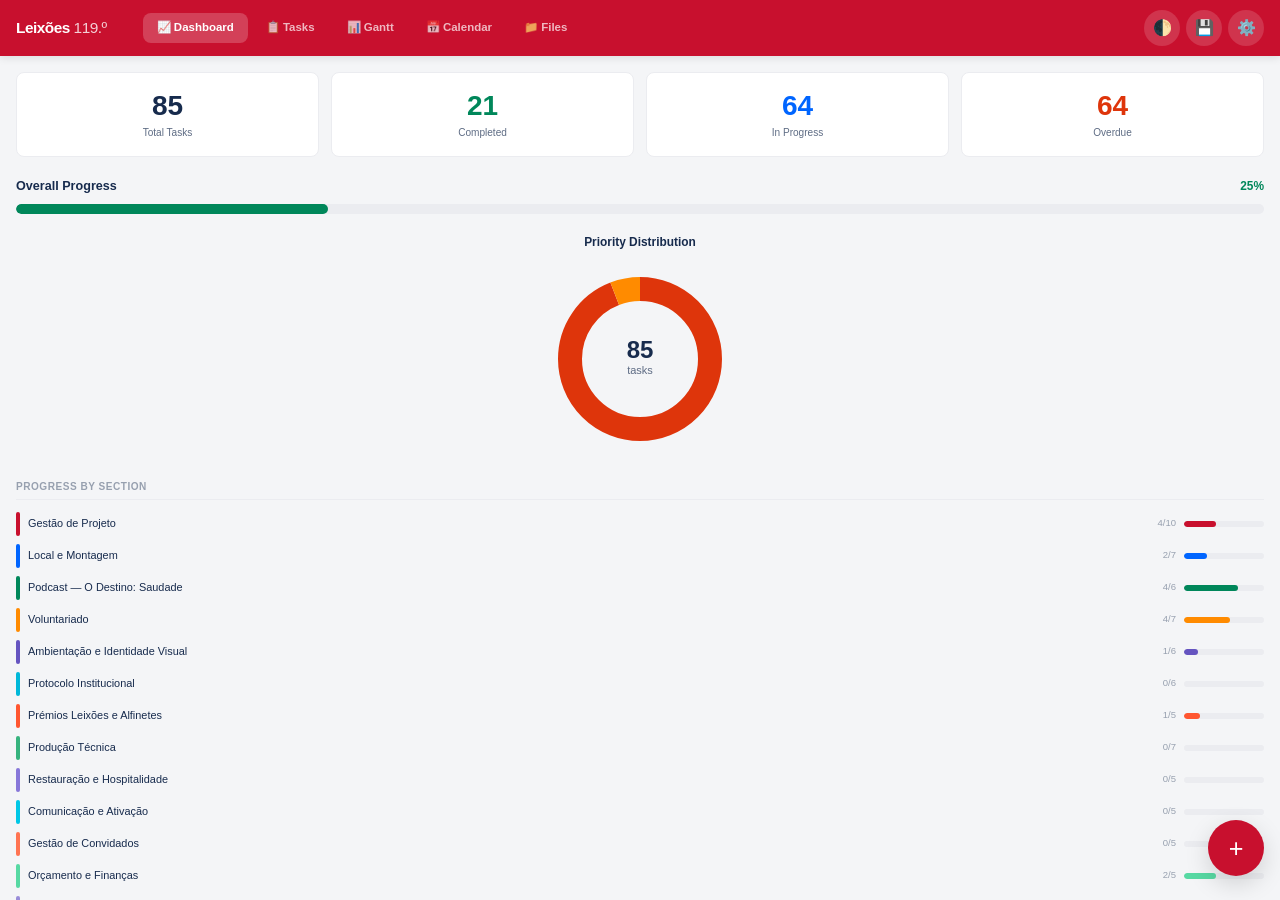
<file: pm/index.html>
<!DOCTYPE html>
<html lang="pt">
<head>
  <meta charset="UTF-8">
  <meta name="viewport" content="width=device-width, initial-scale=1.0, user-scalable=no, viewport-fit=cover">
  <title>Gestão de Projeto — 119.º Aniversário | Leixões Sport Club</title>
  <meta name="description" content="Ferramenta de gestão de projeto para o 119.º aniversário do Leixões Sport Club — 27 e 28 de novembro de 2026, Antiga Fábrica Vasco da Gama, Matosinhos.">
  <meta name="theme-color" content="#C8102E">
  <meta name="apple-mobile-web-app-capable" content="yes">
  <meta name="apple-mobile-web-app-status-bar-style" content="black-translucent">
  <meta name="apple-mobile-web-app-title" content="Leixões 119 PM">

  <!-- Open Graph -->
  <meta property="og:title" content="Gestão de Projeto — 119.º Aniversário Leixões SC">
  <meta property="og:description" content="Planeamento dos dois dias de celebração: memória dos Bebés do Mar, sessão institucional, reconhecimento público e festa.">
  <meta property="og:url" content="https://aniversario.leixoessc.com/project-management">
  <meta property="og:type" content="website">
  <meta property="og:locale" content="pt_PT">

  <!-- PWA -->
  <link rel="manifest" href="manifest.json">
  <link rel="icon" href="icons/icon.svg" type="image/svg+xml">
  <link rel="apple-touch-icon" href="icons/icon.svg">

  <!-- Stylesheet -->
  <link rel="stylesheet" href="css/app.css">
</head>
<body>

<!-- =========== HEADER =========== -->
<header class="app-header">
  <div class="logo">Leixões <span>119.º</span></div>
  <nav class="desktop-nav" style="display:none">
    <button data-view="dashboard" class="active">📈 Dashboard</button>
    <button data-view="tasks">📋 Tasks</button>
    <button data-view="gantt">📊 Gantt</button>
    <button data-view="calendar">📅 Calendar</button>
    <button data-view="files">📁 Files</button>
  </nav>
  <div class="header-actions">
    <button class="header-btn" onclick="Theme.toggle()" title="Toggle dark mode">🌓</button>
    <button class="header-btn" onclick="App.showExportImport()" title="Import / Export">💾</button>
    <button class="header-btn" onclick="App.showSettings()" title="Settings">⚙️</button>
  </div>
</header>

<!-- =========== MAIN VIEWS =========== -->
<div class="main-content">

  <!-- DASHBOARD VIEW -->
  <div id="view-dashboard" class="view active">
    <div class="dashboard" id="dashboardContent"></div>
  </div>

  <!-- TASK LIST VIEW -->
  <div id="view-tasks" class="view">
    <div class="search-bar">
      <div class="search-wrap">
        <input type="text" class="search-input" placeholder="Search tasks..." id="taskSearch" oninput="TaskList.onSearch(this.value)">
      </div>
    </div>
    <div class="filter-bar" id="taskFilters"></div>
    <div class="stats-bar" id="taskStats"></div>
    <div class="bulk-bar" id="bulkBar"></div>
    <div class="task-list" id="taskListContainer"></div>
  </div>

  <!-- GANTT VIEW -->
  <div id="view-gantt" class="view">
    <div class="gantt-controls" id="ganttControls"></div>
    <div class="gantt-container" id="ganttContainer"></div>
  </div>

  <!-- CALENDAR VIEW -->
  <div id="view-calendar" class="view">
    <div class="calendar-header" id="calendarHeader"></div>
    <div class="calendar-grid" id="calendarGrid"></div>
  </div>

  <!-- FILES VIEW -->
  <div id="view-files" class="view">
    <div class="files-container" id="filesContainer"></div>
  </div>
</div>

<!-- =========== FAB =========== -->
<button class="fab" onclick="TaskModal.open()" title="Add task (N)">+</button>

<!-- =========== BOTTOM NAV =========== -->
<nav class="bottom-nav">
  <button class="nav-item active" data-view="dashboard">
    <span class="nav-icon">📈</span><span>Home</span>
  </button>
  <button class="nav-item" data-view="tasks">
    <span class="nav-icon">📋</span><span>Tasks</span>
  </button>
  <button class="nav-item" data-view="gantt">
    <span class="nav-icon">📊</span><span>Gantt</span>
  </button>
  <button class="nav-item" data-view="calendar">
    <span class="nav-icon">📅</span><span>Calendar</span>
  </button>
  <button class="nav-item" data-view="files">
    <span class="nav-icon">📁</span><span>Files</span>
    <span class="badge" id="fileBadge" style="display:none">0</span>
  </button>
</nav>

<!-- =========== MODAL =========== -->
<div class="modal-overlay" id="modalOverlay" onclick="if(event.target===this)Modal.close()">
  <div class="modal-panel" id="modalPanel">
    <div class="modal-handle"></div>
    <div class="modal-header">
      <h2 class="modal-title" id="modalTitle">Modal</h2>
      <button class="modal-close" onclick="Modal.close()">✕</button>
    </div>
    <div class="modal-body" id="modalBody"></div>
  </div>
</div>

<!-- =========== KEYBOARD SHORTCUTS OVERLAY =========== -->
<div class="shortcut-overlay" id="shortcutOverlay" onclick="if(event.target===this)this.classList.remove('open')">
  <div class="shortcut-panel">
    <h3 style="margin-bottom:16px;font-size:1rem">⌨️ Keyboard Shortcuts</h3>
    <div class="shortcut-row"><span>New task</span><span class="kbd">N</span></div>
    <div class="shortcut-row"><span>Toggle dark mode</span><span class="kbd">D</span></div>
    <div class="shortcut-row"><span>Search tasks</span><span><span class="kbd">Ctrl</span>+<span class="kbd">K</span></span></div>
    <div class="shortcut-row"><span>Dashboard</span><span class="kbd">1</span></div>
    <div class="shortcut-row"><span>Tasks</span><span class="kbd">2</span></div>
    <div class="shortcut-row"><span>Gantt</span><span class="kbd">3</span></div>
    <div class="shortcut-row"><span>Calendar</span><span class="kbd">4</span></div>
    <div class="shortcut-row"><span>Files</span><span class="kbd">5</span></div>
    <div class="shortcut-row"><span>Close modal</span><span class="kbd">Esc</span></div>
    <div class="shortcut-row"><span>This panel</span><span class="kbd">?</span></div>
    <button class="btn btn-secondary btn-block" style="margin-top:16px" onclick="$('#shortcutOverlay').classList.remove('open')">Close</button>
  </div>
</div>

<!-- =========== TOAST CONTAINER =========== -->
<div class="toast-container" id="toastContainer"></div>

<!-- =========== APP SCRIPT =========== -->
<script src="js/app.js"></script>

</body>
</html>
</file>
<file: pm/css/app.css>
/* ============================================
   LEIXÕES SC 119 PM — Production CSS v2.0
   Mobile-first responsive design
   ============================================ */

/* ---- RESET & VARIABLES ---- */
*, *::before, *::after { box-sizing: border-box; margin: 0; padding: 0; }

:root {
  /* Brand */
  --primary: #C8102E;
  --primary-dark: #9B0D23;
  --primary-light: #F5D0D6;
  /* Surfaces */
  --bg: #F4F5F7;
  --surface: #FFFFFF;
  --surface-hover: #FAFAFA;
  --border: #DFE1E6;
  --border-light: #EBECF0;
  /* Text */
  --text: #172B4D;
  --text-secondary: #5E6C84;
  --text-light: #97A0AF;
  /* Semantic */
  --success: #00875A; --success-bg: #E3FCEF;
  --warning: #FF8B00; --warning-bg: #FFFAE6;
  --danger: #DE350B;  --danger-bg: #FFEBE6;
  --info: #0065FF;    --info-bg: #DEEBFF;
  /* Priority */
  --high: #DE350B; --medium: #FF8B00; --low: #00875A;
  /* Layout */
  --radius: 8px; --radius-sm: 4px; --radius-lg: 12px;
  --shadow-sm: 0 1px 2px rgba(0,0,0,0.08);
  --shadow: 0 2px 8px rgba(0,0,0,0.1);
  --shadow-lg: 0 8px 24px rgba(0,0,0,0.15);
  --font: -apple-system, BlinkMacSystemFont, 'Segoe UI', Roboto, Arial, sans-serif;
  --bottom-nav-h: 60px;
  --header-h: 56px;
  --safe-bottom: env(safe-area-inset-bottom, 0px);
}

/* ---- DARK MODE ---- */
[data-theme="dark"] {
  --bg: #1A1A2E; --surface: #16213E; --surface-hover: #1C2A4A;
  --border: #2A3A5C; --border-light: #233050;
  --text: #E8E8F0; --text-secondary: #A0A8C0; --text-light: #6B7394;
  --primary-light: #3D1520;
  --success-bg: #0D2818; --warning-bg: #2D1F00; --danger-bg: #2D0A00; --info-bg: #001A3D;
  --shadow-sm: 0 1px 2px rgba(0,0,0,0.3);
  --shadow: 0 2px 8px rgba(0,0,0,0.4);
  --shadow-lg: 0 8px 24px rgba(0,0,0,0.5);
}

html { font-size: 14px; -webkit-text-size-adjust: 100%; }
body {
  font-family: var(--font); background: var(--bg); color: var(--text);
  line-height: 1.5; overflow: hidden; height: 100dvh;
  display: flex; flex-direction: column;
  transition: background 0.3s, color 0.3s;
}

/* ---- HEADER ---- */
.app-header {
  height: var(--header-h); background: var(--primary); color: white;
  display: flex; align-items: center; padding: 0 16px; gap: 12px;
  flex-shrink: 0; z-index: 100; box-shadow: var(--shadow);
}
.app-header .logo { font-weight: 800; font-size: 1.1rem; letter-spacing: -0.5px; white-space: nowrap; }
.app-header .logo span { font-weight: 400; opacity: 0.8; }
.app-header .header-actions { margin-left: auto; display: flex; gap: 6px; align-items: center; }
.header-btn {
  background: rgba(255,255,255,0.15); border: none; color: white;
  width: 36px; height: 36px; border-radius: 50%; cursor: pointer;
  font-size: 1.1rem; display: flex; align-items: center; justify-content: center;
  transition: background 0.15s;
}
.header-btn:hover { background: rgba(255,255,255,0.25); }

/* ---- BOTTOM NAV ---- */
.bottom-nav {
  display: flex; background: var(--surface); border-top: 1px solid var(--border);
  height: var(--bottom-nav-h); padding-bottom: var(--safe-bottom);
  flex-shrink: 0; z-index: 100; transition: background 0.3s;
}
.nav-item {
  flex: 1; display: flex; flex-direction: column; align-items: center; justify-content: center;
  gap: 2px; cursor: pointer; color: var(--text-light); font-size: 0.68rem; font-weight: 600;
  text-transform: uppercase; letter-spacing: 0.3px; border: none; background: none;
  transition: color 0.15s; position: relative; min-height: 48px;
}
.nav-item.active { color: var(--primary); }
.nav-item .nav-icon { font-size: 1.3rem; line-height: 1; }
.nav-item .badge {
  position: absolute; top: 4px; right: calc(50% - 20px);
  background: var(--danger); color: white; font-size: 0.6rem;
  min-width: 16px; height: 16px; border-radius: 8px;
  display: flex; align-items: center; justify-content: center; padding: 0 4px;
}

/* ---- MAIN CONTENT ---- */
.main-content { flex: 1; overflow: hidden; position: relative; }
.view { display: none; height: 100%; overflow-y: auto; -webkit-overflow-scrolling: touch; }
.view.active { display: flex; flex-direction: column; }

/* ---- FILTER BAR ---- */
.filter-bar {
  display: flex; gap: 6px; padding: 8px 12px; overflow-x: auto;
  background: var(--surface); border-bottom: 1px solid var(--border-light);
  flex-shrink: 0; scrollbar-width: none;
}
.filter-bar::-webkit-scrollbar { display: none; }
.filter-chip {
  padding: 6px 12px; border-radius: 20px; border: 1px solid var(--border);
  background: var(--surface); font-size: 0.75rem; white-space: nowrap;
  cursor: pointer; color: var(--text-secondary); transition: all 0.15s;
  display: flex; align-items: center; gap: 4px; min-height: 32px;
}
.filter-chip:hover { border-color: var(--primary); color: var(--text); }
.filter-chip.active { background: var(--primary); color: white; border-color: var(--primary); }
.filter-chip select {
  border: none; background: transparent; color: inherit;
  font: inherit; cursor: pointer; outline: none; -webkit-appearance: none; padding-right: 12px;
}
[data-theme="dark"] .filter-chip select option { background: var(--surface); color: var(--text); }

/* ---- SEARCH ---- */
.search-bar {
  flex-shrink: 0; padding: 8px 12px; background: var(--surface);
  border-bottom: 1px solid var(--border-light);
}
.search-input {
  width: 100%; padding: 8px 12px 8px 36px; border: 1px solid var(--border);
  border-radius: var(--radius); font: inherit; background: var(--bg);
  outline: none; transition: border-color 0.15s; color: var(--text);
}
.search-input:focus { border-color: var(--primary); }
.search-wrap { position: relative; }
.search-wrap::before {
  content: '🔍'; position: absolute; left: 10px; top: 50%;
  transform: translateY(-50%); font-size: 0.9rem;
}

/* ---- STATS BAR ---- */
.stats-bar {
  display: flex; gap: 4px; padding: 6px 12px; background: var(--surface);
  border-bottom: 1px solid var(--border-light); flex-shrink: 0; overflow-x: auto;
}
.stat-chip {
  display: flex; align-items: center; gap: 4px; padding: 4px 10px;
  border-radius: 12px; font-size: 0.7rem; font-weight: 600; white-space: nowrap;
}
.stat-chip.total { background: var(--bg); color: var(--text); }
.stat-chip.overdue { background: var(--danger-bg); color: var(--danger); }
.stat-chip.progress { background: var(--info-bg); color: var(--info); }
.stat-chip.done { background: var(--success-bg); color: var(--success); }

/* ---- BULK BAR ---- */
.bulk-bar {
  display: none; gap: 8px; padding: 8px 12px; background: var(--primary-light);
  border-bottom: 1px solid var(--border-light); align-items: center; flex-shrink: 0;
}
.bulk-bar.active { display: flex; }
.bulk-bar .bulk-count { font-weight: 700; font-size: 0.85rem; flex: 1; }

/* ---- TASK LIST ---- */
.task-list { flex: 1; overflow-y: auto; padding: 0 0 80px 0; }
.section-group { margin-bottom: 4px; }
.section-header {
  display: flex; align-items: center; gap: 8px; padding: 10px 12px;
  background: var(--surface); border-bottom: 1px solid var(--border-light);
  cursor: pointer; position: sticky; top: 0; z-index: 10; user-select: none;
  transition: background 0.3s;
}
.section-color { width: 4px; height: 24px; border-radius: 2px; flex-shrink: 0; }
.section-name { font-weight: 700; font-size: 0.85rem; flex: 1; }
.section-count {
  font-size: 0.72rem; color: var(--text-light); background: var(--bg);
  padding: 2px 8px; border-radius: 10px;
}
.section-toggle { font-size: 0.7rem; color: var(--text-light); transition: transform 0.2s; }
.section-group.collapsed .section-toggle { transform: rotate(-90deg); }
.section-group.collapsed .task-items { display: none; }

/* ---- TASK CARD ---- */
.task-card {
  display: flex; align-items: flex-start; gap: 10px; padding: 10px 12px;
  background: var(--surface); border-bottom: 1px solid var(--border-light);
  cursor: pointer; transition: background 0.1s; min-height: 52px;
}
.task-card:hover { background: var(--surface-hover); }
.task-card:active { background: var(--border-light); }
.task-card.selected { background: var(--primary-light); }
.task-card.dragging { opacity: 0.5; }
.task-card.drag-over { border-top: 3px solid var(--primary); }

.task-check {
  width: 20px; height: 20px; border: 2px solid var(--border); border-radius: 50%;
  flex-shrink: 0; margin-top: 2px; cursor: pointer;
  display: flex; align-items: center; justify-content: center;
  transition: all 0.15s; font-size: 0.7rem;
}
.task-check:hover { border-color: var(--success); }
.task-check.done { background: var(--success); border-color: var(--success); color: white; }
.task-check.done::after { content: '✓'; }

.task-info { flex: 1; min-width: 0; }
.task-title {
  font-size: 0.85rem; font-weight: 500; line-height: 1.3;
  display: -webkit-box; -webkit-line-clamp: 2; -webkit-box-orient: vertical; overflow: hidden;
}
.task-card.status-done .task-title { text-decoration: line-through; color: var(--text-light); }
.task-meta {
  display: flex; gap: 6px; margin-top: 4px; flex-wrap: wrap; align-items: center;
}
.task-meta-item {
  font-size: 0.68rem; color: var(--text-light); display: flex; align-items: center; gap: 3px;
}
.task-meta-item.overdue { color: var(--danger); font-weight: 600; }

/* Subtask progress on card */
.subtask-progress {
  display: flex; align-items: center; gap: 4px; font-size: 0.65rem; color: var(--text-light);
}
.subtask-progress-bar {
  width: 40px; height: 4px; background: var(--border-light); border-radius: 2px; overflow: hidden;
}
.subtask-progress-fill { height: 100%; background: var(--success); border-radius: 2px; transition: width 0.3s; }

.priority-dot { width: 8px; height: 8px; border-radius: 50%; flex-shrink: 0; }
.priority-dot.high { background: var(--high); }
.priority-dot.medium { background: var(--medium); }
.priority-dot.low { background: var(--low); }

.task-right { display: flex; flex-direction: column; align-items: flex-end; gap: 4px; flex-shrink: 0; }
.avatar {
  width: 24px; height: 24px; border-radius: 50%; display: flex;
  align-items: center; justify-content: center; font-size: 0.6rem;
  font-weight: 700; color: white; flex-shrink: 0;
}
.avatar-stack { display: flex; }
.avatar-stack .avatar { margin-left: -6px; border: 2px solid var(--surface); }
.avatar-stack .avatar:first-child { margin-left: 0; }

.tag-badge {
  font-size: 0.6rem; padding: 1px 6px; border-radius: 3px;
  background: var(--info-bg); color: var(--info); font-weight: 600;
}
.status-badge {
  display: inline-flex; align-items: center; gap: 4px; padding: 3px 10px;
  border-radius: 12px; font-size: 0.7rem; font-weight: 600;
}
.status-badge.todo { background: var(--bg); color: var(--text-secondary); }
.status-badge.in-progress { background: var(--info-bg); color: var(--info); }
.status-badge.done { background: var(--success-bg); color: var(--success); }
.status-badge.blocked { background: var(--danger-bg); color: var(--danger); }
.status-badge.overdue { background: var(--warning-bg); color: var(--warning); }

/* ---- FAB ---- */
.fab {
  position: fixed; bottom: calc(var(--bottom-nav-h) + var(--safe-bottom) + 16px);
  right: 16px; width: 56px; height: 56px; border-radius: 50%;
  background: var(--primary); color: white; border: none; font-size: 1.8rem;
  cursor: pointer; box-shadow: var(--shadow-lg); display: flex;
  align-items: center; justify-content: center; z-index: 90;
  transition: transform 0.15s, box-shadow 0.15s;
}
.fab:hover { transform: scale(1.05); box-shadow: 0 10px 30px rgba(0,0,0,0.2); }
.fab:active { transform: scale(0.95); }

/* ---- MODAL ---- */
.modal-overlay {
  position: fixed; inset: 0; background: rgba(0,0,0,0.5);
  z-index: 200; display: none; align-items: flex-end; justify-content: center;
}
.modal-overlay.open { display: flex; }
.modal-panel {
  background: var(--surface); border-radius: var(--radius-lg) var(--radius-lg) 0 0;
  width: 100%; max-height: 90dvh; overflow-y: auto; padding: 0;
  animation: slideUp 0.3s ease-out; transition: background 0.3s;
}
@keyframes slideUp { from { transform: translateY(100%); } to { transform: translateY(0); } }
.modal-handle { width: 36px; height: 4px; background: var(--border); border-radius: 2px; margin: 8px auto; }
.modal-header {
  display: flex; align-items: center; padding: 12px 16px;
  border-bottom: 1px solid var(--border-light); gap: 12px;
}
.modal-title { font-weight: 700; font-size: 1rem; flex: 1; }
.modal-close {
  background: none; border: none; font-size: 1.3rem; cursor: pointer;
  color: var(--text-light); width: 36px; height: 36px;
  display: flex; align-items: center; justify-content: center; border-radius: 50%;
}
.modal-close:hover { background: var(--bg); }
.modal-body { padding: 16px; }

/* ---- FORMS ---- */
.form-group { margin-bottom: 16px; }
.form-label {
  display: block; font-size: 0.72rem; font-weight: 600; color: var(--text-secondary);
  margin-bottom: 4px; text-transform: uppercase; letter-spacing: 0.3px;
}
.form-input, .form-select, .form-textarea {
  width: 100%; padding: 10px 12px; border: 1px solid var(--border);
  border-radius: var(--radius); font: inherit; background: var(--bg);
  outline: none; transition: border-color 0.15s; color: var(--text);
}
.form-input:focus, .form-select:focus, .form-textarea:focus {
  border-color: var(--primary); background: var(--surface);
}
.form-textarea { resize: vertical; min-height: 60px; }
.form-row { display: flex; gap: 12px; }
.form-row > .form-group { flex: 1; }

.btn {
  padding: 10px 20px; border-radius: var(--radius); font: inherit;
  font-weight: 600; cursor: pointer; border: none; transition: all 0.15s;
  display: inline-flex; align-items: center; gap: 6px; min-height: 44px;
}
.btn-primary { background: var(--primary); color: white; }
.btn-primary:hover { background: var(--primary-dark); }
.btn-secondary { background: var(--bg); color: var(--text); border: 1px solid var(--border); }
.btn-secondary:hover { background: var(--border-light); }
.btn-danger { background: var(--danger); color: white; }
.btn-block { width: 100%; justify-content: center; }
.btn-sm { padding: 6px 12px; font-size: 0.8rem; min-height: 32px; }

.multi-select-wrap {
  display: flex; flex-wrap: wrap; gap: 6px; padding: 8px;
  border: 1px solid var(--border); border-radius: var(--radius);
  background: var(--bg); min-height: 44px; cursor: text;
}
.multi-select-wrap .chip {
  display: flex; align-items: center; gap: 4px; padding: 2px 8px;
  background: var(--primary-light); color: var(--primary-dark);
  border-radius: 12px; font-size: 0.75rem; font-weight: 600;
}
.multi-select-wrap .chip .remove { cursor: pointer; font-size: 0.9rem; line-height: 1; opacity: 0.7; }
.multi-select-wrap .chip .remove:hover { opacity: 1; }

/* ---- DETAIL PANEL ---- */
.detail-section { margin-bottom: 20px; }
.detail-section-title {
  font-size: 0.72rem; font-weight: 700; text-transform: uppercase;
  color: var(--text-light); letter-spacing: 0.5px; margin-bottom: 8px;
  padding-bottom: 4px; border-bottom: 1px solid var(--border-light);
}
.detail-field { display: flex; align-items: flex-start; gap: 8px; padding: 6px 0; }
.detail-field-label { font-size: 0.78rem; color: var(--text-secondary); min-width: 100px; flex-shrink: 0; }
.detail-field-value { font-size: 0.85rem; flex: 1; }

.activity-item {
  display: flex; gap: 8px; padding: 6px 0; font-size: 0.78rem;
  border-bottom: 1px solid var(--border-light);
}
.activity-item:last-child { border-bottom: none; }
.activity-time { color: var(--text-light); font-size: 0.7rem; white-space: nowrap; min-width: 70px; }
.activity-text { color: var(--text-secondary); }

/* ---- SUBTASK LIST (in detail) ---- */
.subtask-list { margin-top: 8px; }
.subtask-item {
  display: flex; align-items: center; gap: 8px; padding: 6px 0;
  border-bottom: 1px solid var(--border-light); font-size: 0.82rem;
}
.subtask-item:last-child { border-bottom: none; }
.subtask-check {
  width: 16px; height: 16px; border: 2px solid var(--border); border-radius: 4px;
  cursor: pointer; display: flex; align-items: center; justify-content: center;
  transition: all 0.15s; font-size: 0.6rem; flex-shrink: 0;
}
.subtask-check.done { background: var(--success); border-color: var(--success); color: white; }
.subtask-check.done::after { content: '✓'; }
.subtask-item.done .subtask-name { text-decoration: line-through; color: var(--text-light); }
.subtask-name { flex: 1; }
.subtask-remove {
  cursor: pointer; color: var(--text-light); font-size: 0.9rem;
  opacity: 0; transition: opacity 0.15s;
}
.subtask-item:hover .subtask-remove { opacity: 1; }
.add-subtask {
  display: flex; gap: 8px; margin-top: 8px; align-items: center;
}
.add-subtask input {
  flex: 1; padding: 6px 10px; border: 1px solid var(--border);
  border-radius: var(--radius-sm); font: inherit; background: var(--bg);
  outline: none; color: var(--text);
}
.add-subtask input:focus { border-color: var(--primary); }

/* ---- GANTT ---- */
.gantt-controls {
  display: flex; gap: 8px; padding: 8px 12px; background: var(--surface);
  border-bottom: 1px solid var(--border-light); flex-shrink: 0;
  align-items: center; overflow-x: auto;
}
.gantt-container { flex: 1; overflow: auto; position: relative; -webkit-overflow-scrolling: touch; }
.gantt-header-row {
  display: flex; position: sticky; top: 0; z-index: 20;
  background: var(--surface); border-bottom: 2px solid var(--border);
}
.gantt-label-col {
  width: 200px; min-width: 200px; flex-shrink: 0; padding: 6px 8px;
  font-size: 0.72rem; font-weight: 700; color: var(--text-secondary);
  border-right: 1px solid var(--border); position: sticky; left: 0;
  background: var(--surface); z-index: 21; display: flex; align-items: center;
  transition: background 0.3s;
}
.gantt-day {
  width: 28px; min-width: 28px; text-align: center; font-size: 0.58rem;
  color: var(--text-light); border-right: 1px solid var(--border-light); padding: 4px 0;
}
.gantt-day.weekend { background: rgba(200,16,46,0.04); }
[data-theme="dark"] .gantt-day.weekend { background: rgba(200,16,46,0.08); }
.gantt-day.today { background: var(--primary-light); font-weight: 700; color: var(--primary); }
.gantt-month-label {
  font-weight: 700; font-size: 0.68rem; color: var(--text); padding: 2px 6px;
  border-bottom: 1px solid var(--border-light);
}
.gantt-row {
  display: flex; border-bottom: 1px solid var(--border-light); min-height: 28px; align-items: center;
}
.gantt-row:hover { background: var(--surface-hover); }
.gantt-row .gantt-label-col {
  font-weight: 500; font-size: 0.72rem; color: var(--text);
  overflow: hidden; text-overflow: ellipsis; white-space: nowrap; cursor: pointer;
}
.gantt-row .gantt-label-col:hover { color: var(--primary); }
.gantt-row-section .gantt-label-col {
  font-weight: 700; font-size: 0.68rem; color: var(--text-secondary);
  text-transform: uppercase; letter-spacing: 0.3px; background: var(--bg);
}
.gantt-bars { display: flex; flex: 1; position: relative; height: 28px; }
.gantt-bar {
  position: absolute; height: 16px; top: 6px; border-radius: 3px;
  cursor: pointer; transition: opacity 0.15s; min-width: 6px;
}
.gantt-bar:hover { opacity: 0.85; filter: brightness(1.1); }
.gantt-bar.milestone {
  width: 12px !important; height: 12px; top: 8px; transform: rotate(45deg); border-radius: 2px;
}
.gantt-today-line {
  position: absolute; width: 2px; background: var(--primary);
  top: 0; bottom: 0; z-index: 15; pointer-events: none;
}
.gantt-dep-svg {
  position: absolute; top: 0; pointer-events: none; z-index: 12;
}
.gantt-dep-svg path {
  fill: none; stroke: var(--text-light); stroke-width: 1.5; opacity: 0.35;
}
.gantt-dep-svg path.highlight { stroke: var(--primary); stroke-width: 2; opacity: 0.8; }
.gantt-dep-svg circle { fill: var(--text-light); opacity: 0.35; }

/* ---- CALENDAR ---- */
.calendar-header {
  display: flex; align-items: center; justify-content: space-between;
  padding: 12px 16px; background: var(--surface);
  border-bottom: 1px solid var(--border-light); flex-shrink: 0;
}
.calendar-title { font-weight: 700; font-size: 1rem; }
.calendar-nav { display: flex; gap: 4px; }
.calendar-nav button {
  background: var(--surface); border: 1px solid var(--border); color: var(--text);
  border-radius: var(--radius-sm); width: 36px; height: 36px;
  cursor: pointer; font-size: 1rem; display: flex; align-items: center; justify-content: center;
}
.calendar-nav button:hover { background: var(--bg); }
.calendar-grid {
  display: grid; grid-template-columns: repeat(7, 1fr);
  flex: 1; overflow-y: auto; padding-bottom: 80px;
}
.calendar-day-name {
  text-align: center; font-size: 0.68rem; font-weight: 700;
  color: var(--text-light); padding: 8px 0; text-transform: uppercase;
  background: var(--surface); position: sticky; top: 0; z-index: 10;
  border-bottom: 1px solid var(--border-light);
}
.calendar-cell {
  border: 1px solid var(--border-light); min-height: 72px; padding: 3px;
  cursor: pointer; transition: background 0.1s;
}
.calendar-cell:hover { background: var(--surface-hover); }
.calendar-cell.other-month { opacity: 0.35; }
.calendar-cell.today { background: var(--primary-light); }
.calendar-date { font-size: 0.72rem; font-weight: 600; margin-bottom: 2px; color: var(--text-secondary); }
.calendar-cell.today .calendar-date { color: var(--primary); font-weight: 800; }
.calendar-task-dot {
  display: block; font-size: 0.58rem; padding: 1px 4px; margin-bottom: 1px;
  border-radius: 2px; white-space: nowrap; overflow: hidden; text-overflow: ellipsis;
  cursor: pointer; color: white; line-height: 1.4;
}
.calendar-more { font-size: 0.58rem; color: var(--primary); font-weight: 600; cursor: pointer; padding: 1px 4px; }

/* ---- FILES ---- */
.files-container { flex: 1; overflow-y: auto; padding: 12px; padding-bottom: 80px; }
.drop-zone {
  border: 2px dashed var(--border); border-radius: var(--radius-lg);
  padding: 32px 20px; text-align: center; cursor: pointer;
  transition: all 0.2s; margin-bottom: 16px; background: var(--surface);
}
.drop-zone:hover, .drop-zone.drag-over { border-color: var(--primary); background: var(--primary-light); }
.drop-zone-icon { font-size: 2.5rem; margin-bottom: 8px; }
.drop-zone-text { color: var(--text-secondary); font-size: 0.85rem; }
.drop-zone-hint { color: var(--text-light); font-size: 0.72rem; margin-top: 4px; }

.file-list { display: flex; flex-direction: column; gap: 8px; }
.file-card {
  display: flex; align-items: center; gap: 12px; padding: 12px;
  background: var(--surface); border-radius: var(--radius);
  border: 1px solid var(--border-light); cursor: pointer; transition: all 0.15s;
}
.file-card:hover { border-color: var(--primary); box-shadow: var(--shadow-sm); }
.file-icon {
  width: 40px; height: 40px; border-radius: var(--radius-sm);
  display: flex; align-items: center; justify-content: center;
  font-size: 1.3rem; flex-shrink: 0;
}
.file-icon.image { background: #E8F5E9; }
.file-icon.pdf { background: #FFEBEE; }
.file-icon.doc { background: #E3F2FD; }
.file-icon.sheet { background: #E8F5E9; }
.file-icon.other { background: var(--bg); }
[data-theme="dark"] .file-icon.image { background: #0D2818; }
[data-theme="dark"] .file-icon.pdf { background: #2D0A00; }
[data-theme="dark"] .file-icon.doc { background: #001A3D; }
[data-theme="dark"] .file-icon.sheet { background: #0D2818; }

.file-info { flex: 1; min-width: 0; }
.file-name { font-size: 0.85rem; font-weight: 600; overflow: hidden; text-overflow: ellipsis; white-space: nowrap; }
.file-meta-line { font-size: 0.7rem; color: var(--text-light); margin-top: 2px; }
.file-actions { display: flex; gap: 4px; }
.file-actions button {
  background: none; border: none; font-size: 1rem; cursor: pointer;
  width: 32px; height: 32px; border-radius: 50%;
  display: flex; align-items: center; justify-content: center; color: var(--text-light);
}
.file-actions button:hover { background: var(--bg); color: var(--text); }

.storage-bar {
  margin: 12px 0; padding: 8px 12px; background: var(--surface);
  border-radius: var(--radius); border: 1px solid var(--border-light);
}
.storage-bar-label { font-size: 0.72rem; color: var(--text-secondary); margin-bottom: 4px; }
.storage-bar-track { height: 6px; background: var(--border-light); border-radius: 3px; overflow: hidden; }
.storage-bar-fill { height: 100%; border-radius: 3px; background: var(--success); transition: width 0.3s; }

/* ---- DASHBOARD ---- */
.dashboard { padding: 16px; overflow-y: auto; padding-bottom: 80px; flex: 1; }
.kpi-grid { display: grid; grid-template-columns: repeat(2, 1fr); gap: 12px; margin-bottom: 20px; }
.kpi-card {
  background: var(--surface); border-radius: var(--radius); padding: 16px;
  text-align: center; border: 1px solid var(--border-light); transition: background 0.3s;
}
.kpi-value { font-size: 2rem; font-weight: 800; line-height: 1.2; }
.kpi-label { font-size: 0.72rem; color: var(--text-secondary); margin-top: 2px; }
.progress-section { margin-bottom: 20px; }
.progress-overall {
  height: 10px; background: var(--border-light); border-radius: 5px;
  overflow: hidden; margin: 8px 0;
}
.progress-overall-fill { height: 100%; border-radius: 5px; background: var(--success); transition: width 0.5s; }
.chart-container { margin-bottom: 20px; text-align: center; }
.chart-container canvas { max-width: 200px; margin: 0 auto; display: block; }
.section-progress-item {
  display: flex; align-items: center; gap: 8px; padding: 4px 0;
}
.section-progress-bar-wrap {
  flex: 1; height: 6px; background: var(--border-light); border-radius: 3px; overflow: hidden;
}
.section-progress-fill { height: 100%; border-radius: 3px; transition: width 0.5s; }
.upcoming-list { margin-top: 8px; }
.upcoming-item {
  display: flex; align-items: center; gap: 8px; padding: 6px 0;
  border-bottom: 1px solid var(--border-light); font-size: 0.82rem; cursor: pointer;
}
.upcoming-item:hover { color: var(--primary); }
.upcoming-item:last-child { border-bottom: none; }
.upcoming-date { font-size: 0.7rem; color: var(--text-light); min-width: 65px; }

/* ---- KEYBOARD SHORTCUT OVERLAY ---- */
.shortcut-overlay {
  position: fixed; inset: 0; background: rgba(0,0,0,0.7); z-index: 500;
  display: none; align-items: center; justify-content: center;
}
.shortcut-overlay.open { display: flex; }
.shortcut-panel {
  background: var(--surface); border-radius: var(--radius-lg); padding: 24px;
  max-width: 400px; width: 90%; max-height: 80dvh; overflow-y: auto;
}
.shortcut-row {
  display: flex; justify-content: space-between; padding: 8px 0;
  border-bottom: 1px solid var(--border-light); font-size: 0.85rem;
}
.shortcut-row:last-child { border-bottom: none; }
.kbd {
  display: inline-flex; align-items: center; justify-content: center;
  min-width: 28px; height: 24px; padding: 0 6px; background: var(--bg);
  border: 1px solid var(--border); border-radius: 4px;
  font-family: monospace; font-size: 0.75rem; font-weight: 700;
}

/* ---- TOAST ---- */
.toast-container {
  position: fixed; bottom: calc(var(--bottom-nav-h) + var(--safe-bottom) + 72px);
  left: 12px; right: 12px; z-index: 300;
  display: flex; flex-direction: column; gap: 8px; pointer-events: none;
}
.toast {
  background: var(--text); color: var(--bg); padding: 12px 16px;
  border-radius: var(--radius); font-size: 0.85rem;
  box-shadow: var(--shadow-lg); animation: toastIn 0.3s ease-out; pointer-events: auto;
}
@keyframes toastIn { from { opacity: 0; transform: translateY(20px); } }
.toast.out { animation: toastOut 0.3s ease-in forwards; }
@keyframes toastOut { to { opacity: 0; transform: translateY(20px); } }

/* ---- EMPTY STATE ---- */
.empty-state {
  display: flex; flex-direction: column; align-items: center;
  justify-content: center; padding: 48px 24px; text-align: center; color: var(--text-light);
}
.empty-state-icon { font-size: 3rem; margin-bottom: 12px; }
.empty-state-title { font-size: 1rem; font-weight: 700; color: var(--text-secondary); margin-bottom: 4px; }
.empty-state-text { font-size: 0.85rem; max-width: 280px; }

/* ---- RESPONSIVE ---- */
@media (min-width: 768px) {
  .modal-panel { max-width: 560px; border-radius: var(--radius-lg); margin-bottom: 5vh; max-height: 80dvh; }
  .modal-overlay { align-items: center; }
  .gantt-label-col { width: 260px; min-width: 260px; }
  .calendar-cell { min-height: 90px; }
  .kpi-grid { grid-template-columns: repeat(4, 1fr); }
}
@media (min-width: 1024px) {
  .bottom-nav { display: none; }
  .desktop-nav { display: flex !important; gap: 4px; margin-left: 24px; }
  .desktop-nav button {
    background: none; border: none; color: rgba(255,255,255,0.7);
    font: inherit; font-size: 0.82rem; font-weight: 600; padding: 6px 14px;
    cursor: pointer; border-radius: var(--radius); transition: all 0.15s;
  }
  .desktop-nav button:hover { color: white; background: rgba(255,255,255,0.1); }
  .desktop-nav button.active { color: white; background: rgba(255,255,255,0.2); }
  .fab { bottom: 24px; }
  .task-list, .files-container, .dashboard { padding-bottom: 24px; }
}
@media (max-width: 1023px) { .desktop-nav { display: none !important; } }
</file>
